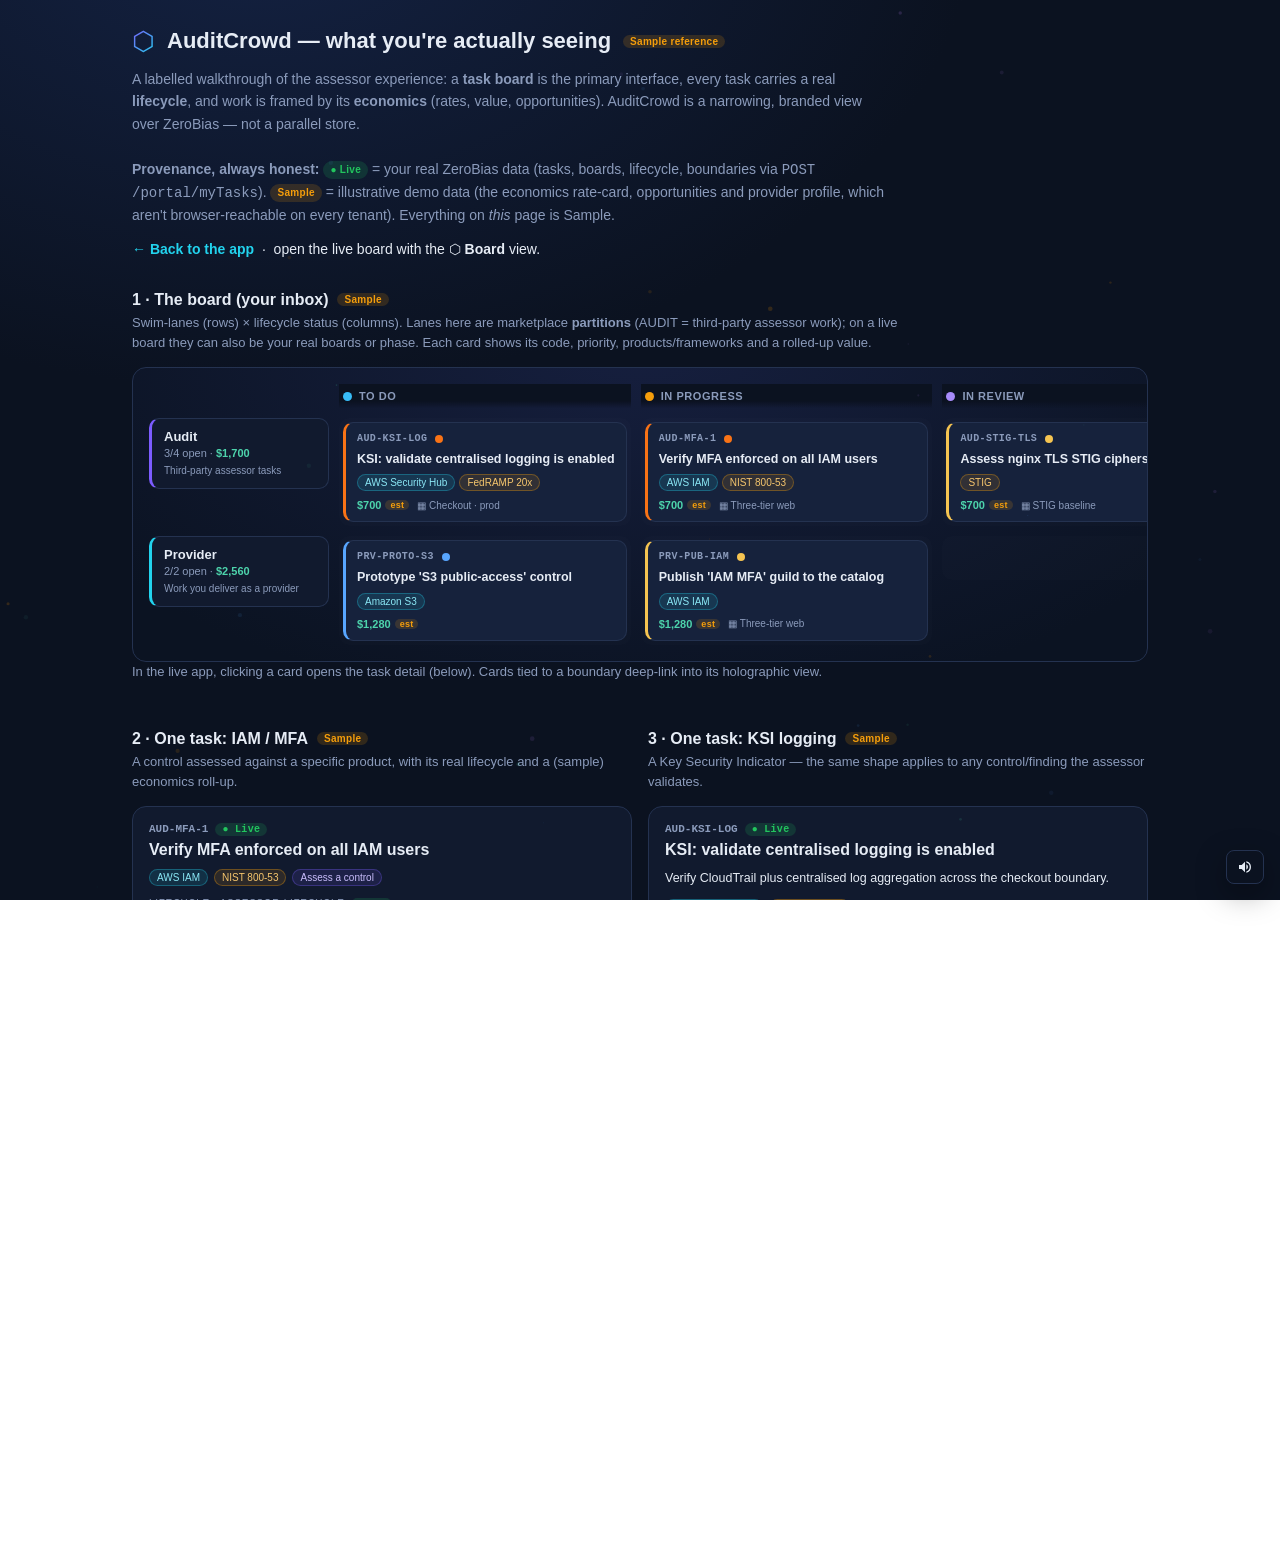
<file: reference.html>
<!DOCTYPE html>
<html lang="en">
<head>
  <meta charset="UTF-8" />
  <meta name="viewport" content="width=device-width, initial-scale=1.0" />
  <title>AuditCrowd — what you're seeing (reference)</title>
  <link rel="stylesheet" href="styles.css" />
  <script src="fx.js" defer></script>
  <style>
    /* Page-only layout on top of the shared app stylesheet. Everything below is a
       STATIC, labelled reference — clearly Sample, never live data. */
    .ref-wrap { max-width: 1060px; margin: 0 auto; padding: 28px 22px 80px; }
    .ref-top { display: flex; align-items: center; gap: 12px; flex-wrap: wrap; margin-bottom: 6px; }
    .ref-top h1 { font-size: 22px; margin: 0; }
    .ref-lead { color: var(--muted); font-size: 14px; line-height: 1.6; max-width: 760px; }
    .ref-sec { margin-top: 34px; }
    .ref-sec > h2 { font-size: 16px; margin: 0 0 4px; display: flex; align-items: center; gap: 9px; }
    .ref-sec > p { color: var(--muted); font-size: 13px; line-height: 1.55; margin: 0 0 14px; max-width: 780px; }
    .ref-frame { border: 1px solid var(--border); border-radius: 14px; background: radial-gradient(900px 500px at 50% -10%, #161f3f 0%, #0b1322 75%); padding: 16px; overflow: auto; }
    .ref-frame .zb-board-grid { display: grid; gap: 10px; align-items: start; min-width: max-content; }
    .ref-note { font-size: 12px; color: var(--muted); margin-top: 10px; line-height: 1.5; }
    .ref-back { color: var(--zb-2); text-decoration: none; font-weight: 600; }
    .ref-back:hover { text-decoration: underline; }
    .ref-legend { display: flex; gap: 16px; flex-wrap: wrap; font-size: 12px; color: var(--muted); margin: 10px 0 0; }
    .ref-legend b { color: var(--text); }
    .ref-cols { display: grid; grid-template-columns: 1fr 1fr; gap: 16px; }
    @media (max-width: 760px) { .ref-cols { grid-template-columns: 1fr; } }
  </style>
</head>
<body class="theme-night">
  <div class="ref-wrap">
    <div class="ref-top">
      <span class="zb-hex" style="font-size:26px">⬡</span>
      <h1>AuditCrowd — what you're actually seeing</h1>
      <span class="zb-badge zb-badge-demo">Sample reference</span>
    </div>
    <p class="ref-lead">
      A labelled walkthrough of the assessor experience: a <b>task board</b> is the primary interface,
      every task carries a real <b>lifecycle</b>, and work is framed by its <b>economics</b> (rates, value,
      opportunities). AuditCrowd is a narrowing, branded view over ZeroBias — not a parallel store.
      <br /><br />
      <b>Provenance, always honest:</b>
      <span class="zb-badge zb-badge-live">● Live</span> = your real ZeroBias data (tasks, boards, lifecycle, boundaries via
      <code>POST /portal/myTasks</code>).
      <span class="zb-badge zb-badge-demo">Sample</span> = illustrative demo data (the economics rate-card, opportunities and
      provider profile, which aren't browser-reachable on every tenant). Everything on <em>this</em> page is Sample.
    </p>
    <p><a class="ref-back" href="index.html">← Back to the app</a> &nbsp;·&nbsp; open the live board with the <b>⬡ Board</b> view.</p>

    <!-- 1 · The board -->
    <section class="ref-sec">
      <h2>1 · The board (your inbox) <span class="zb-badge zb-badge-demo">Sample</span></h2>
      <p>Swim-lanes (rows) × lifecycle status (columns). Lanes here are marketplace <b>partitions</b>
        (AUDIT = third-party assessor work); on a live board they can also be your real boards or phase.
        Each card shows its code, priority, products/frameworks and a rolled-up value.</p>
      <div class="ref-frame">
        <div class="zb-board-grid" style="grid-template-columns: minmax(150px,180px) repeat(4, minmax(190px,1fr));">
          <div class="zb-bg-corner"></div>
          <div class="zb-bg-colhead"><span class="zb-bg-dot" style="background:#38bdf8"></span>To Do</div>
          <div class="zb-bg-colhead"><span class="zb-bg-dot" style="background:#f59e0b"></span>In Progress</div>
          <div class="zb-bg-colhead"><span class="zb-bg-dot" style="background:#a78bfa"></span>In Review</div>
          <div class="zb-bg-colhead"><span class="zb-bg-dot" style="background:#22c55e"></span>Done</div>

          <div class="zb-bg-lanehead" style="--lane:#7c5cff">
            <div class="zb-bg-lane-name">Audit</div>
            <div class="zb-bg-lane-meta">3/4 open · <span class="zb-econ-sm">$1,700</span></div>
            <div class="zb-bg-lane-desc muted">Third-party assessor tasks</div>
          </div>
          <div class="zb-bg-cell">
            <button class="zb-card pri-high">
              <span class="zb-card-top"><span class="zb-card-code">AUD-KSI-LOG</span><span class="zb-card-pri pri-high"></span></span>
              <span class="zb-card-name">KSI: validate centralised logging is enabled</span>
              <span class="zb-card-chips"><span class="zb-chip zb-chip-prod">AWS Security Hub</span><span class="zb-chip zb-chip-fw">FedRAMP 20x</span></span>
              <span class="zb-card-foot"><span class="zb-card-val">$700 <span class="zb-badge zb-badge-demo zb-badge-xs">est</span></span><span class="zb-card-bnd">▦ Checkout · prod</span></span>
            </button>
          </div>
          <div class="zb-bg-cell">
            <button class="zb-card pri-high">
              <span class="zb-card-top"><span class="zb-card-code">AUD-MFA-1</span><span class="zb-card-pri pri-high"></span></span>
              <span class="zb-card-name">Verify MFA enforced on all IAM users</span>
              <span class="zb-card-chips"><span class="zb-chip zb-chip-prod">AWS IAM</span><span class="zb-chip zb-chip-fw">NIST 800-53</span></span>
              <span class="zb-card-foot"><span class="zb-card-val">$700 <span class="zb-badge zb-badge-demo zb-badge-xs">est</span></span><span class="zb-card-bnd">▦ Three-tier web</span></span>
            </button>
          </div>
          <div class="zb-bg-cell">
            <button class="zb-card pri-medium">
              <span class="zb-card-top"><span class="zb-card-code">AUD-STIG-TLS</span><span class="zb-card-pri pri-medium"></span></span>
              <span class="zb-card-name">Assess nginx TLS STIG ciphers</span>
              <span class="zb-card-chips"><span class="zb-chip zb-chip-fw">STIG</span></span>
              <span class="zb-card-foot"><span class="zb-card-val">$700 <span class="zb-badge zb-badge-demo zb-badge-xs">est</span></span><span class="zb-card-bnd">▦ STIG baseline</span></span>
            </button>
          </div>
          <div class="zb-bg-cell">
            <button class="zb-card pri-medium">
              <span class="zb-card-top"><span class="zb-card-code">AUD-Q2-SIGN</span><span class="zb-card-pri pri-medium"></span></span>
              <span class="zb-card-name">Sign off Q2 attestation</span>
              <span class="zb-card-foot"><span class="zb-card-val">$300 <span class="zb-badge zb-badge-demo zb-badge-xs">est</span></span></span>
            </button>
          </div>

          <div class="zb-bg-lanehead" style="--lane:#22d3ee">
            <div class="zb-bg-lane-name">Provider</div>
            <div class="zb-bg-lane-meta">2/2 open · <span class="zb-econ-sm">$2,560</span></div>
            <div class="zb-bg-lane-desc muted">Work you deliver as a provider</div>
          </div>
          <div class="zb-bg-cell">
            <button class="zb-card pri-low">
              <span class="zb-card-top"><span class="zb-card-code">PRV-PROTO-S3</span><span class="zb-card-pri pri-low"></span></span>
              <span class="zb-card-name">Prototype 'S3 public-access' control</span>
              <span class="zb-card-chips"><span class="zb-chip zb-chip-prod">Amazon S3</span></span>
              <span class="zb-card-foot"><span class="zb-card-val">$1,280 <span class="zb-badge zb-badge-demo zb-badge-xs">est</span></span></span>
            </button>
          </div>
          <div class="zb-bg-cell">
            <button class="zb-card pri-medium">
              <span class="zb-card-top"><span class="zb-card-code">PRV-PUB-IAM</span><span class="zb-card-pri pri-medium"></span></span>
              <span class="zb-card-name">Publish 'IAM MFA' guild to the catalog</span>
              <span class="zb-card-chips"><span class="zb-chip zb-chip-prod">AWS IAM</span></span>
              <span class="zb-card-foot"><span class="zb-card-val">$1,280 <span class="zb-badge zb-badge-demo zb-badge-xs">est</span></span><span class="zb-card-bnd">▦ Three-tier web</span></span>
            </button>
          </div>
          <div class="zb-bg-cell"></div>
          <div class="zb-bg-cell"></div>
        </div>
      </div>
      <p class="ref-note">In the live app, clicking a card opens the task detail (below). Cards tied to a boundary deep-link into its holographic view.</p>
    </section>

    <div class="ref-cols">
      <!-- 2 · A single IAM/MFA task -->
      <section class="ref-sec">
        <h2>2 · One task: IAM / MFA <span class="zb-badge zb-badge-demo">Sample</span></h2>
        <p>A control assessed against a specific product, with its real lifecycle and a (sample) economics roll-up.</p>
        <div class="ref-frame" style="background:var(--bg-elev)">
          <div class="zb-drawer-code">AUD-MFA-1 <span class="zb-badge zb-badge-live">● Live</span></div>
          <h3 class="zb-drawer-title" style="margin:4px 0 8px">Verify MFA enforced on all IAM users</h3>
          <div class="zb-drawer-meta" style="margin-bottom:12px">
            <span class="zb-chip zb-chip-prod">AWS IAM</span>
            <span class="zb-chip zb-chip-fw">NIST 800-53</span>
            <span class="zb-chip">Assess a control</span>
          </div>
          <div class="zb-life-eyebrow">Lifecycle · Assessor Lifecycle <span class="zb-badge zb-badge-live zb-badge-xs">● Live</span></div>
          <div class="zb-life-track">
            <div class="zb-life-node is-past" style="--c:#38bdf8"><span class="zb-life-dot"></span><span class="zb-life-label">To Do</span></div>
            <span class="zb-life-edge"></span>
            <div class="zb-life-node is-current" style="--c:#f59e0b"><span class="zb-life-dot"></span><span class="zb-life-label">In Progress</span></div>
            <span class="zb-life-edge"></span>
            <div class="zb-life-node is-future" style="--c:#a78bfa"><span class="zb-life-dot"></span><span class="zb-life-label">In Review</span></div>
            <span class="zb-life-edge"></span>
            <div class="zb-life-node is-future" style="--c:#22c55e"><span class="zb-life-dot"></span><span class="zb-life-label">Done</span></div>
          </div>
          <div class="zb-life-next" style="margin-top:11px">
            <span class="muted small">Valid next moves (from workflow data):</span>
            <span class="zb-life-trans">Submit for review → In Review <span class="zb-life-approval">⚑</span></span>
          </div>
          <div class="zb-drawer-econ" style="margin-top:14px">
            <div class="zb-life-eyebrow">Economics <span class="zb-badge zb-badge-demo zb-badge-xs">Sample estimate</span></div>
            <div class="zb-econ-grid">
              <span>Estimated effort</span><b>4 h</b>
              <span>Rate</span><b>$175/h</b>
              <span>Rolled-up value</span><b>$700</b>
            </div>
          </div>
        </div>
      </section>

      <!-- 3 · KSI logging task -->
      <section class="ref-sec">
        <h2>3 · One task: KSI logging <span class="zb-badge zb-badge-demo">Sample</span></h2>
        <p>A Key Security Indicator — the same shape applies to any control/finding the assessor validates.</p>
        <div class="ref-frame" style="background:var(--bg-elev)">
          <div class="zb-drawer-code">AUD-KSI-LOG <span class="zb-badge zb-badge-live">● Live</span></div>
          <h3 class="zb-drawer-title" style="margin:4px 0 8px">KSI: validate centralised logging is enabled</h3>
          <p class="zb-drawer-desc" style="margin-bottom:12px">Verify CloudTrail plus centralised log aggregation across the checkout boundary.</p>
          <div class="zb-drawer-meta" style="margin-bottom:12px">
            <span class="zb-chip zb-chip-prod">AWS Security Hub</span>
            <span class="zb-chip zb-chip-fw">FedRAMP 20x</span>
          </div>
          <div class="zb-life-eyebrow">Lifecycle · Assessor Lifecycle <span class="zb-badge zb-badge-live zb-badge-xs">● Live</span></div>
          <div class="zb-life-track">
            <div class="zb-life-node is-current" style="--c:#38bdf8"><span class="zb-life-dot"></span><span class="zb-life-label">To Do</span></div>
            <span class="zb-life-edge"></span>
            <div class="zb-life-node is-future" style="--c:#f59e0b"><span class="zb-life-dot"></span><span class="zb-life-label">In Progress</span></div>
            <span class="zb-life-edge"></span>
            <div class="zb-life-node is-future" style="--c:#a78bfa"><span class="zb-life-dot"></span><span class="zb-life-label">In Review</span></div>
            <span class="zb-life-edge"></span>
            <div class="zb-life-node is-future" style="--c:#22c55e"><span class="zb-life-dot"></span><span class="zb-life-label">Done</span></div>
          </div>
          <div class="zb-drawer-bnd" style="margin-top:14px">
            <div class="zb-life-eyebrow">Validates against</div>
            <div class="zb-bnd-name">▦ Acme · Checkout · prod</div>
            <span class="muted small">Deep-links into the boundary's holographic view.</span>
          </div>
        </div>
      </section>
    </div>

    <!-- 4 · The dev lifecycle -->
    <section class="ref-sec">
      <h2>4 · The dev lifecycle (prototype → publish) <span class="zb-badge zb-badge-demo">Sample</span></h2>
      <p>Publishing a guild/integration is itself a workflow, rendered from <code>SmeMartWorkflow</code> data — not hard-coded.
        The live app draws this graph from the task's actual workflow definition and highlights where it sits.</p>
      <div class="ref-frame" style="background:var(--bg-elev)">
        <div class="zb-life-track" style="justify-content:flex-start">
          <div class="zb-life-node is-past" style="--c:#38bdf8"><span class="zb-life-dot"></span><span class="zb-life-label">Prototype</span></div>
          <span class="zb-life-edge"></span>
          <div class="zb-life-node is-past" style="--c:#22d3ee"><span class="zb-life-dot"></span><span class="zb-life-label">Test</span></div>
          <span class="zb-life-edge"></span>
          <div class="zb-life-node is-current" style="--c:#f59e0b"><span class="zb-life-dot"></span><span class="zb-life-label">Validate</span></div>
          <span class="zb-life-edge"></span>
          <div class="zb-life-node is-future" style="--c:#a78bfa"><span class="zb-life-dot"></span><span class="zb-life-label">In Review</span></div>
          <span class="zb-life-edge"></span>
          <div class="zb-life-node is-future" style="--c:#22c55e"><span class="zb-life-dot"></span><span class="zb-life-label">Published</span></div>
        </div>
        <p class="ref-note" style="margin-top:14px"><b>Submit for review</b> is the approval gate (a <code>Review</code> with a rating/status). Transitions, their approvals and escalations all come from the workflow definition.</p>
      </div>
      <p class="ref-legend">
        <span><b>Board scope:</b> ORG · BOUNDARY · PROJECT · USER</span>
        <span><b>Lanes (partition):</b> BUYER · PROVIDER · SHARED · ENGAGEMENT_SETUP · CLOSEOUT · AUDIT</span>
        <span><b>Budget:</b> FIXED · HOURLY · RETAINER · NEGOTIABLE</span>
      </p>
    </section>

    <p class="ref-note" style="margin-top:30px">
      This page is the onboarding scaffold for the day-one → headless transition. It is intentionally static and Sample-labelled.
      If a richer artifact-relations reference lands on this branch, link it here rather than duplicating it.
      <br /><a class="ref-back" href="index.html">← Back to the app</a>
    </p>
  </div>
</body>
</html>
</file>
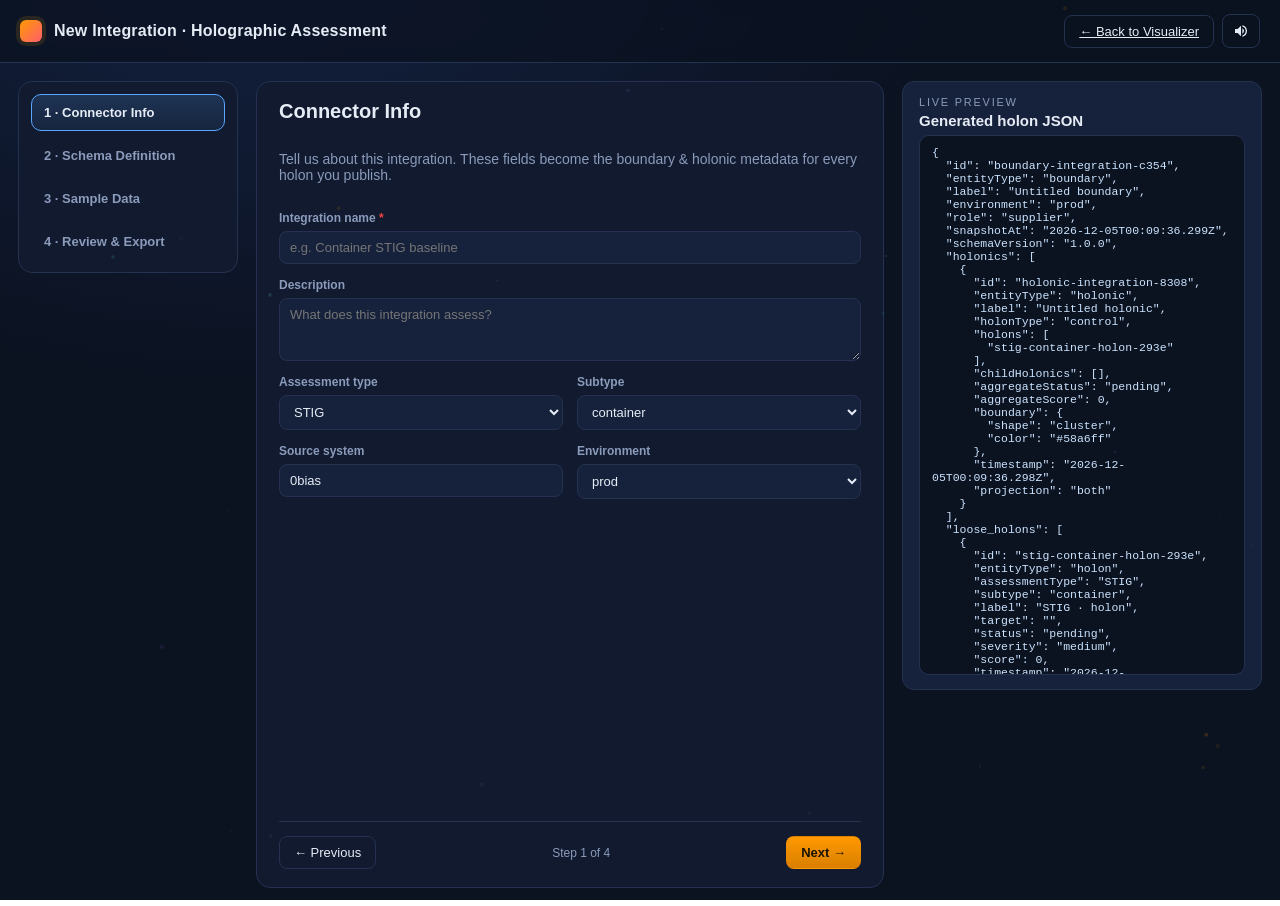
<file: wizard.html>
<!DOCTYPE html>
<html lang="en">
<head>
  <meta charset="UTF-8" />
  <meta name="viewport" content="width=device-width, initial-scale=1.0" />
  <title>New Integration Wizard — Holographic Assessment</title>
  <link rel="stylesheet" href="styles.css" />
  <link rel="stylesheet" href="wizard.css" />
  <script src="fx.js" defer></script>
  <script src="wizard.js" defer></script>
</head>
<body class="wizard-body">
  <header class="topbar">
    <div class="brand">
      <span class="brand-mark"></span>
      <h1>New Integration · Holographic Assessment</h1>
    </div>
    <div class="controls">
      <a class="btn ghost" href="index.html">← Back to Visualizer</a>
    </div>
  </header>

  <main class="wizard-layout">
    <nav class="wizard-steps" id="wizard-steps">
      <button class="wizard-step is-active" data-step="1">1 · Connector Info</button>
      <button class="wizard-step" data-step="2">2 · Schema Definition</button>
      <button class="wizard-step" data-step="3">3 · Sample Data</button>
      <button class="wizard-step" data-step="4">4 · Review &amp; Export</button>
    </nav>

    <section class="wizard-stage">
      <!-- Step 1 -->
      <section class="wizard-pane is-active" id="step-1">
        <h2>Connector Info</h2>
        <p class="muted">Tell us about this integration. These fields become the boundary &amp; holonic metadata for every holon you publish.</p>

        <label class="field">
          <span>Integration name <em>*</em></span>
          <input type="text" id="w-name" required minlength="3" placeholder="e.g. Container STIG baseline" />
          <small class="field-error" id="w-name-error" hidden>Name is required (min 3 chars).</small>
        </label>

        <label class="field">
          <span>Description</span>
          <textarea id="w-description" rows="3" placeholder="What does this integration assess?"></textarea>
        </label>

        <div class="field-row">
          <label class="field">
            <span>Assessment type</span>
            <select id="w-assessment-type">
              <option value="STIG">STIG</option>
              <option value="CVE">CVE</option>
              <option value="CIS">CIS</option>
              <option value="NIST">NIST</option>
              <option value="custom">custom</option>
            </select>
          </label>
          <label class="field">
            <span>Subtype</span>
            <select id="w-subtype">
              <option value="container">container</option>
              <option value="vm">vm</option>
              <option value="service">service</option>
              <option value="repo">repo</option>
              <option value="network">network</option>
              <option value="custom">custom</option>
            </select>
          </label>
        </div>

        <div class="field-row">
          <label class="field">
            <span>Source system</span>
            <input type="text" id="w-source" value="0bias" />
          </label>
          <label class="field">
            <span>Environment</span>
            <select id="w-environment">
              <option value="dev">dev</option>
              <option value="uat">uat</option>
              <option value="staging">staging</option>
              <option value="prod" selected>prod</option>
            </select>
          </label>
        </div>
      </section>

      <!-- Step 2 -->
      <section class="wizard-pane" id="step-2">
        <h2>Schema Definition</h2>
        <p class="muted">Add custom fields beyond the standard holon shape. They appear in Step 3 and become part of the exported JSON.</p>

        <div class="schema-builder">
          <div class="schema-fields" id="schema-fields"></div>
          <button class="btn ghost" type="button" id="add-field-btn">+ Add Field</button>
        </div>

        <div class="schema-preview">
          <h3>Holon JSON preview</h3>
          <pre id="schema-preview"></pre>
        </div>
      </section>

      <!-- Step 3 -->
      <section class="wizard-pane" id="step-3">
        <h2>Sample Data</h2>
        <p class="muted">Define at least one sample holon. Required fields are starred. Custom fields from Step 2 appear under each holon.</p>

        <div id="holons-editor"></div>
        <button class="btn ghost" type="button" id="add-holon-btn">+ Add another holon</button>
        <small class="field-error" id="step-3-error" hidden>Add at least one holon before continuing.</small>
      </section>

      <!-- Step 4 -->
      <section class="wizard-pane" id="step-4">
        <h2>Review &amp; Export</h2>
        <p class="muted">Final JSON — copy, download, load into the visualizer, or save as a draft.</p>
        <pre id="final-json" class="wizard-final-json"></pre>
        <div class="wizard-actions">
          <button class="btn ghost" id="copy-json-btn" type="button">Copy JSON</button>
          <button class="btn ghost" id="download-json-btn" type="button">Download JSON</button>
          <button class="btn primary" id="load-into-viz-btn" type="button">Load into Visualizer</button>
          <button class="btn ghost" id="publish-draft-btn" type="button">Publish to Guild Catalog</button>
        </div>
      </section>

      <div class="wizard-footer">
        <button class="btn ghost" id="prev-step" type="button" disabled>← Previous</button>
        <span class="wizard-progress" id="wizard-progress">Step 1 of 4</span>
        <button class="btn primary" id="next-step" type="button">Next →</button>
      </div>
    </section>

    <aside class="wizard-side">
      <div class="panel">
        <div class="panel-eyebrow">Live Preview</div>
        <h3>Generated holon JSON</h3>
        <pre id="live-preview" class="wizard-live-preview"></pre>
      </div>
    </aside>
  </main>

  <div id="wizard-modal" class="wizard-modal" hidden>
    <div class="wizard-modal-card">
      <h3 id="wizard-modal-title">Saved as draft</h3>
      <p id="wizard-modal-body">Guild catalog integration coming soon. Your JSON has been saved locally.</p>
      <div class="wizard-modal-actions">
        <button class="btn primary" id="wizard-modal-ok" type="button">OK</button>
      </div>
    </div>
  </div>

  <div id="wizard-toast" class="holo-toast" hidden></div>
</body>
</html>
</file>
<file: styles.css>
:root {
  --bg: #0b1220;
  --bg-elev: #111a2e;
  --bg-elev-2: #16223c;
  --border: #243250;
  --text: #e6ecf5;
  --muted: #8b9bbb;
  --accent: #ff9900;
  --accent-2: #58a6ff;
  --internet: #ff6f91;
  --public: #4dd4ac;
  --private: #58a6ff;
  --data: #c084fc;
  --warn: #f5c451;
  --danger: #ef4444;
  --shadow: 0 10px 30px rgba(0, 0, 0, 0.35);
  /* Holographic Assessment Principle palette */
  --status-pass:         #22c55e;
  --status-fail:         #ef4444;
  --status-partial-fail: #f97316;
  --status-pending:      #a3a3a3;
  --status-unknown:      #6b7280;
  --severity-critical:   #dc2626;
  --severity-high:       #ea580c;
  --severity-medium:     #ca8a04;
  --severity-low:        #2563eb;
  --severity-info:       #7c3aed;
  font-synthesis: none;
}

* { box-sizing: border-box; }

html, body {
  margin: 0;
  height: 100%;
  background: radial-gradient(1200px 800px at 20% -10%, #142243 0%, var(--bg) 60%);
  color: var(--text);
  font-family: -apple-system, BlinkMacSystemFont, "Segoe UI", Roboto, Inter, "Helvetica Neue", sans-serif;
  font-size: 14px;
  overflow: hidden;
}

.topbar {
  display: flex;
  align-items: center;
  justify-content: space-between;
  padding: 14px 20px;
  border-bottom: 1px solid var(--border);
  background: rgba(11, 18, 32, 0.7);
  backdrop-filter: blur(8px);
  position: sticky;
  top: 0;
  z-index: 10;
}

.brand {
  display: flex;
  align-items: center;
  gap: 12px;
}

.brand h1 {
  font-size: 16px;
  margin: 0;
  letter-spacing: 0.2px;
  font-weight: 600;
}

.brand-mark {
  width: 22px; height: 22px;
  border-radius: 6px;
  background: linear-gradient(135deg, var(--accent), #ff5f6d);
  box-shadow: 0 0 0 4px rgba(255, 153, 0, 0.12);
}

.controls {
  display: flex;
  gap: 8px;
  align-items: center;
  flex-wrap: wrap;
  row-gap: 8px;
  justify-content: flex-end;
}

.seg {
  display: inline-flex;
  border: 1px solid var(--border);
  border-radius: 8px;
  overflow: hidden;
  background: linear-gradient(180deg, #1a2848, #131e38);
}
.seg-btn {
  padding: 7px 14px;
  background: transparent;
  border: 0;
  color: var(--muted);
  cursor: pointer;
  font-size: 12px;
  font-weight: 700;
  letter-spacing: 0.05em;
  transition: background 0.15s ease, color 0.15s ease;
}
.seg-btn + .seg-btn { border-left: 1px solid var(--border); }
.seg-btn:hover { color: var(--text); }
.seg-btn.is-active {
  background: linear-gradient(180deg, var(--accent), #d97f00);
  color: #1a1300;
}

.btn {
  display: inline-flex;
  align-items: center;
  gap: 8px;
  padding: 8px 14px;
  border-radius: 8px;
  border: 1px solid var(--border);
  background: linear-gradient(180deg, #1a2848, #131e38);
  color: var(--text);
  cursor: pointer;
  font-size: 13px;
  user-select: none;
  transition: transform 0.05s ease, border-color 0.15s ease, background 0.15s ease;
}
.btn:hover { border-color: #3a4d7a; }
.btn:active { transform: translateY(1px); }
.btn.ghost { background: transparent; }
.btn.primary { background: linear-gradient(180deg, var(--accent), #d97f00); border-color: transparent; color: #1a1300; font-weight: 600; }
.btn.icon-only { padding: 8px 10px; }
.btn.icon-only svg { display: block; }

/* ============ Day theme override ============
   The default :root values above are the night theme. When body has
   .theme-day we override the same custom properties so every element
   styled against them flips to a light palette automatically.            */

body.theme-day {
  --bg: #9bcaee;
  --bg-elev: #c5dbf0;
  --bg-elev-2: #b1d2ec;
  --border: #6ea0cc;
  --text: #0d2540;
  --muted: #3e5d83;
  --accent: #ed7100;
  --accent-2: #1b6ad6;
  --shadow: 0 10px 30px rgba(20, 50, 100, 0.18);
}

body.theme-day {
  background: radial-gradient(1200px 800px at 20% -10%, #82bce0 0%, var(--bg) 60%);
}
body.theme-day .topbar {
  background: rgba(155, 202, 238, 0.85);
}
body.theme-day .stage {
  background:
    radial-gradient(800px 500px at 80% 100%, rgba(27, 106, 214, 0.12), transparent 60%),
    radial-gradient(900px 600px at 0% 0%, rgba(237, 113, 0, 0.08), transparent 60%);
}
body.theme-day .btn {
  background: linear-gradient(180deg, #d0e4f5, #a7cbeb);
  color: var(--text);
}
body.theme-day .btn.ghost { background: transparent; }
body.theme-day .seg {
  background: linear-gradient(180deg, #d0e4f5, #a7cbeb);
}
body.theme-day .seg-btn { color: var(--muted); }
body.theme-day .seg-btn.is-active { color: #1a1300; }
body.theme-day .panel {
  background: var(--bg-elev);
  box-shadow: 0 1px 0 rgba(0,0,0,0.04);
}
body.theme-day pre {
  background: #b3d2ec;
  color: #0d2540;
}
body.theme-day .legend,
body.theme-day .hint,
body.theme-day .hint-3d {
  background: rgba(197, 219, 240, 0.92);
  color: #0d2540;
}
body.theme-day .explainer {
  background: rgba(27, 106, 214, 0.12);
  border-color: rgba(27, 106, 214, 0.28);
  color: #0d2540;
}
body.theme-day .tooltip {
  background: rgba(197, 219, 240, 0.96);
  color: #0d2540;
  border-color: var(--border);
}

body.theme-day .vpc-bg { fill: rgba(237, 113, 0, 0.10); stroke: rgba(237, 113, 0, 0.7); }
body.theme-day .subnet.public  { fill: rgba(34, 197, 94, 0.12); }
body.theme-day .subnet.private { fill: rgba(27, 106, 214, 0.14); }
body.theme-day .subnet.data    { fill: rgba(168, 85, 247, 0.14); }
body.theme-day .node-bg { fill: #d6e7f6; stroke: var(--border); }
body.theme-day .node-label { fill: #0d2540; }
body.theme-day .node-sub { fill: var(--muted); }
body.theme-day .flow-label { fill: #3e5d83; stroke: var(--bg); }
body.theme-day .flow-path { stroke: rgba(20, 60, 120, 0.32); }

body.theme-day .tour-bar,
body.theme-day .prox-panel,
body.theme-day .explore-help {
  background: rgba(197, 219, 240, 0.94);
  color: #0d2540;
}
body.theme-day .tour-narration { color: #1c3656; }
body.theme-day .explore-help kbd {
  background: #c5dbf0;
  color: #0d2540;
  border-color: #6ea0cc;
}
body.theme-day .tour-btn {
  background: rgba(13, 37, 64, 0.05);
  color: #0d2540;
}
body.theme-day .tour-btn:hover {
  background: rgba(27, 106, 214, 0.18);
}
body.theme-day .voice-popover {
  background: rgba(13, 37, 64, 0.05);
}
body.theme-day .voice-popover-row select,
body.theme-day .voice-popover-row input[type="range"] {
  background: #d6e7f6;
  color: #0d2540;
}

.layout {
  display: grid;
  grid-template-columns: 1fr 380px;
  height: calc(100vh - 57px);
}

.stage {
  position: relative;
  overflow: hidden;
  background:
    radial-gradient(800px 500px at 80% 100%, rgba(88, 166, 255, 0.07), transparent 60%),
    radial-gradient(900px 600px at 0% 0%, rgba(255, 153, 0, 0.06), transparent 60%);
}

#diagram { width: 100%; height: 100%; display: block; cursor: grab; }
#diagram:active { cursor: grabbing; }

.stage-3d {
  position: absolute;
  inset: 0;
  width: 100%;
  height: 100%;
  display: block;
  background: radial-gradient(1200px 700px at 50% 0%, #16224a 0%, #07101f 70%);
}
.stage-3d canvas { display: block; width: 100%; height: 100%; }
.stage-3d[hidden] { display: none; }

/* ---- Geographic map view (MapLibre GL globe) ---- */
.stage-map {
  position: absolute;
  inset: 0;
  width: 100%;
  height: 100%;
}
.stage-map[hidden] { display: none; }
.map-canvas { position: absolute; inset: 0; width: 100%; height: 100%; }
.map-canvas .maplibregl-canvas { outline: none; }

.map-controls {
  position: absolute;
  top: 14px;
  left: 14px;
  z-index: 5;
  display: flex;
  gap: 8px;
  flex-wrap: wrap;
}
.map-controls .btn.is-active {
  border-color: var(--accent, #58a6ff);
  color: var(--accent, #58a6ff);
}

.map-legend {
  position: absolute;
  bottom: 16px;
  left: 14px;
  z-index: 5;
  display: flex;
  flex-direction: column;
  gap: 5px;
  padding: 10px 12px;
  font-size: 12px;
  color: #e8eef7;
  background: rgba(8, 12, 22, 0.72);
  border: 1px solid rgba(255, 255, 255, 0.12);
  border-radius: 10px;
  backdrop-filter: blur(6px);
}
.map-legend > div { display: flex; align-items: center; gap: 8px; }
.map-dot { width: 11px; height: 11px; border-radius: 50%; display: inline-block; }
.map-dot.map-aws { background: #ff9900; }
.map-dot.map-azure { background: #2f9bff; }
.map-line {
  width: 16px;
  height: 0;
  border-top: 2px dashed #5ad0ff;
  display: inline-block;
}
.map-glyph { display: inline-block; width: 12px; text-align: center; color: #9b8cff; }

.map-empty {
  position: absolute;
  top: 50%;
  left: 50%;
  transform: translate(-50%, -50%);
  z-index: 5;
  padding: 14px 18px;
  font-size: 14px;
  color: #cbd5e6;
  background: rgba(8, 12, 22, 0.82);
  border: 1px solid rgba(255, 255, 255, 0.12);
  border-radius: 10px;
  text-align: center;
}
.map-empty code {
  color: #ffb74d;
  background: rgba(255, 153, 0, 0.12);
  padding: 1px 5px;
  border-radius: 4px;
}

/* Zoom-to-drill hint */
.map-drill-hint {
  position: absolute;
  top: 14px;
  left: 50%;
  transform: translateX(-50%);
  z-index: 5;
  padding: 7px 14px;
  font-size: 12.5px;
  color: #cfe0f5;
  background: rgba(8, 12, 22, 0.7);
  border: 1px solid rgba(90, 208, 255, 0.3);
  border-radius: 999px;
  backdrop-filter: blur(6px);
  pointer-events: none;
  white-space: nowrap;
}

/* Warp overlay shown while falling into the holographic view */
.map-warp {
  position: absolute;
  inset: 0;
  z-index: 8;
  display: flex;
  align-items: center;
  justify-content: center;
  opacity: 0;
  pointer-events: none;
  background: radial-gradient(circle at 50% 50%, rgba(90, 208, 255, 0.22), rgba(7, 16, 31, 0.96) 70%);
  transition: opacity 0.85s ease;
}
.map-warp.is-on { opacity: 1; }
.map-warp-label {
  font-size: 15px;
  letter-spacing: 0.06em;
  text-transform: uppercase;
  color: #d8ecff;
  text-shadow: 0 0 14px rgba(90, 208, 255, 0.7);
  transform: scale(0.92);
  transition: transform 0.85s ease;
}
.map-warp.is-on .map-warp-label { transform: scale(1.06); }

/* MapLibre popup themed to match the app */
.maplibregl-popup.map-pop .maplibregl-popup-content {
  background: #0c1220;
  color: #e8eef7;
  border: 1px solid rgba(255, 255, 255, 0.14);
  border-radius: 10px;
  padding: 12px 14px;
  font-size: 13px;
  box-shadow: 0 12px 30px rgba(0, 0, 0, 0.5);
}
.maplibregl-popup.map-pop .maplibregl-popup-tip { border-top-color: #0c1220; border-bottom-color: #0c1220; }
.maplibregl-popup.map-pop .maplibregl-popup-close-button { color: #9aa4b2; font-size: 16px; }
.map-pop-head {
  display: flex;
  align-items: center;
  gap: 8px;
  font-weight: 700;
  font-size: 14px;
  padding-bottom: 8px;
  margin-bottom: 8px;
  border-bottom: 2px solid #ff9900;
}
.map-pop-dot { width: 10px; height: 10px; border-radius: 50%; }
.map-pop-row { display: flex; justify-content: space-between; gap: 16px; padding: 2px 0; }
.map-pop-row span { color: #9aa4b2; }

/* ---- 3D marker labels (shared by cubes + atoms) ---- */
.map-marker { display: flex; flex-direction: column; align-items: center; cursor: pointer; will-change: transform; }
.map-marker-label {
  margin-top: 7px;
  font-size: 11px;
  font-weight: 600;
  color: #eef4ff;
  text-shadow: 0 1px 4px #000, 0 0 2px #000;
  white-space: nowrap;
  display: flex;
  flex-direction: column;
  align-items: center;
  line-height: 1.25;
}
.map-marker-sub { font-size: 9px; font-weight: 500; color: #aeb9c9; letter-spacing: 0.02em; }
.map-marker:hover .map-marker-label { color: #fff; }
/* NB: don't put `filter` on the cube/atom — it flattens their 3D transforms. */

/* ---- Network cube (rotating, provider icon on each face) ---- */
.map-cube-wrap { perspective: 260px; }
.map-cube {
  position: relative;
  width: 38px;
  height: 38px;
  transform-style: preserve-3d;
  animation: cube-spin 7s linear infinite;
}
.map-cube .cf {
  position: absolute;
  width: 38px;
  height: 38px;
  display: flex;
  align-items: center;
  justify-content: center;
  background: color-mix(in srgb, var(--cube) 72%, transparent);
  border: 1px solid color-mix(in srgb, var(--cube) 90%, white 10%);
  box-shadow: inset 0 0 14px rgba(255, 255, 255, 0.28);
  backface-visibility: visible;
}
.map-cube .cf svg { width: 74%; height: 74%; opacity: 0.95; }
.map-cube .cf-front  { transform: translateZ(19px); }
.map-cube .cf-back   { transform: rotateY(180deg) translateZ(19px); }
.map-cube .cf-right  { transform: rotateY(90deg) translateZ(19px); }
.map-cube .cf-left   { transform: rotateY(-90deg) translateZ(19px); }
.map-cube .cf-top    { transform: rotateX(90deg) translateZ(19px); background: color-mix(in srgb, var(--cube) 88%, white 12%); }
.map-cube .cf-bottom { transform: rotateX(-90deg) translateZ(19px); }
@keyframes cube-spin {
  from { transform: rotateX(-24deg) rotateY(0deg); }
  to   { transform: rotateX(-24deg) rotateY(360deg); }
}

/* ---- Boundary atom: real 3D ball nucleus + tumbling orbit cage ---- */
.map-atom-wrap { perspective: 240px; }
.map-atom { position: relative; width: 60px; height: 60px; transform-style: preserve-3d; }

/* Nucleus = a genuine 3D ball, built exactly like the network cubes: six
   faces pushed out in Z and spun. Round faces (border-radius:50%) make the
   solid read as a glowing sphere rather than a box. */
.map-atom .nucleus {
  position: absolute;
  left: 50%;
  top: 50%;
  width: 24px;
  height: 24px;
  margin: -12px 0 0 -12px;
  transform-style: preserve-3d;
  animation: nuc-spin 7s linear infinite;
}
.map-atom .nf {
  position: absolute;
  inset: 0;
  border-radius: 50%;
  background: radial-gradient(circle at 34% 30%, #ffffff 0%, var(--atom) 52%, color-mix(in srgb, var(--atom) 30%, #000) 100%);
  box-shadow: 0 0 13px var(--atom);
}
.map-atom .nf:nth-child(1) { transform: translateZ(8px); }
.map-atom .nf:nth-child(2) { transform: rotateY(180deg) translateZ(8px); }
.map-atom .nf:nth-child(3) { transform: rotateY(90deg) translateZ(8px); }
.map-atom .nf:nth-child(4) { transform: rotateY(-90deg) translateZ(8px); }
.map-atom .nf:nth-child(5) { transform: rotateX(90deg) translateZ(8px); }
.map-atom .nf:nth-child(6) { transform: rotateX(-90deg) translateZ(8px); }
@keyframes nuc-spin {
  from { transform: rotateX(-20deg) rotateY(0deg); }
  to   { transform: rotateX(-20deg) rotateY(360deg); }
}

/* Orbit cage: three mutually-perpendicular great circles (a sphere cage) that
   tumble about a tilted axis, so it never collapses to a flat sprite. */
.map-atom .atom-cage { position: absolute; inset: 0; transform-style: preserve-3d; animation: atom-tumble 16s linear infinite; }
.map-atom .orbit { position: absolute; inset: 0; transform-style: preserve-3d; }
.map-atom .orbit.o1 { transform: rotateX(0deg); }
.map-atom .orbit.o2 { transform: rotateX(90deg); }
.map-atom .orbit.o3 { transform: rotateY(90deg); }
.map-atom .ring {
  position: absolute;
  inset: 0;
  border: 2px solid color-mix(in srgb, var(--atom) 62%, transparent);
  border-radius: 50%;
  box-shadow: 0 0 7px color-mix(in srgb, var(--atom) 38%, transparent);
}
.map-atom .orb-spin { position: absolute; inset: 0; transform-style: preserve-3d; }
.map-atom .orb-spin.s1 { animation: orb-spin 2.0s linear infinite; }
.map-atom .orb-spin.s2 { animation: orb-spin 2.7s linear infinite reverse; }
.map-atom .orb-spin.s3 { animation: orb-spin 3.3s linear infinite; }
.map-atom .electron {
  position: absolute;
  top: -4px;
  left: calc(50% - 4px);
  width: 8px;
  height: 8px;
  border-radius: 50%;
  background: radial-gradient(circle at 35% 30%, #fff, #d6e6ff 72%);
  box-shadow: 0 0 8px #fff, 0 0 14px var(--atom);
}
@keyframes atom-tumble {
  from { transform: rotate3d(1, 1.6, 0.2, 0deg); }
  to   { transform: rotate3d(1, 1.6, 0.2, 360deg); }
}
@keyframes orb-spin { from { transform: rotateZ(0deg); } to { transform: rotateZ(360deg); } }
@media (prefers-reduced-motion: reduce) {
  .map-cube, .nucleus, .atom-cage, .orb-spin { animation: none !important; }
}

.hint-3d {
  background: rgba(7, 16, 31, 0.78);
  color: #b9c8e2;
}
.hint-3d strong { color: #fff; }
body.mode-3d .legend { display: none; }
body.mode-3d .hint { display: none; }

/* Explore mode (first-person walk) */
body:not(.mode-3d) .mode-3d-only { display: none; }

.explore-hud {
  position: absolute;
  inset: 0;
  pointer-events: none;
}
.explore-hud[hidden] { display: none; }

.explore-help {
  position: absolute;
  top: 16px;
  left: 50%;
  transform: translateX(-50%);
  padding: 8px 14px;
  border-radius: 999px;
  background: rgba(7, 16, 31, 0.78);
  border: 1px solid var(--border);
  color: #cbd6e8;
  font-size: 12px;
  letter-spacing: 0.02em;
  display: flex;
  align-items: center;
  gap: 6px;
  white-space: nowrap;
}
.explore-help kbd {
  display: inline-block;
  padding: 1px 6px;
  border: 1px solid #3b4d75;
  border-bottom-width: 2px;
  border-radius: 4px;
  background: #19243f;
  color: #fff;
  font-family: ui-monospace, monospace;
  font-size: 11px;
  line-height: 1.4;
  margin-right: 1px;
}

.explore-crosshair {
  position: absolute;
  left: 50%;
  top: 50%;
  transform: translate(-50%, -54%);
  width: 18px;
  height: 18px;
  color: rgba(255, 255, 255, 0.6);
  font-family: ui-monospace, monospace;
  font-size: 22px;
  font-weight: 300;
  text-align: center;
  line-height: 18px;
  pointer-events: none;
  text-shadow: 0 0 6px rgba(0, 0, 0, 0.7);
}

.prox-panel {
  position: absolute;
  left: 50%;
  bottom: 32px;
  transform: translate(-50%, 30px);
  min-width: 320px;
  max-width: min(560px, calc(100vw - 80px));
  padding: 14px 18px 16px;
  background: rgba(7, 16, 31, 0.92);
  border: 1px solid var(--border);
  border-radius: 14px;
  box-shadow: var(--shadow);
  backdrop-filter: blur(10px);
  opacity: 0;
  transition: opacity 0.25s ease, transform 0.25s ease;
  pointer-events: none;
}
.prox-panel.show {
  opacity: 1;
  transform: translate(-50%, 0);
}
.prox-eyebrow {
  font-size: 10.5px;
  letter-spacing: 0.18em;
  text-transform: uppercase;
  color: var(--accent);
  margin-bottom: 6px;
  font-weight: 700;
}
.prox-title {
  margin: 0 0 6px;
  font-size: 17px;
  font-weight: 700;
  color: #fff;
}
.prox-summary {
  margin: 0;
  font-size: 13px;
  color: #d6e1f3;
  line-height: 1.5;
}

body.exploring .topbar { opacity: 0.4; transition: opacity 0.2s ease; }
body.exploring .topbar:hover { opacity: 1; }
body.exploring .sidebar { opacity: 0.55; transition: opacity 0.2s ease; }
body.exploring .sidebar:hover { opacity: 1; }

/* ============ Attack simulation ============ */

.attack-modal {
  position: fixed;
  inset: 0;
  background: rgba(7, 12, 24, 0.78);
  display: flex;
  align-items: center;
  justify-content: center;
  z-index: 50;
  padding: 24px;
  backdrop-filter: blur(6px);
}
.attack-modal[hidden] { display: none; }

.attack-modal-card {
  width: min(680px, 100%);
  max-height: 92vh;
  overflow: auto;
  background: var(--bg-elev);
  border: 1px solid var(--border);
  border-radius: 16px;
  box-shadow: 0 24px 60px rgba(0, 0, 0, 0.45);
  padding: 18px 20px 20px;
}

.attack-modal-head {
  display: flex;
  align-items: center;
  justify-content: space-between;
  gap: 12px;
  margin-bottom: 4px;
}
.attack-modal-head h2 { margin: 0; font-size: 18px; font-weight: 700; }
.attack-modal-sub { margin: 4px 0 14px; font-size: 13px; line-height: 1.5; }

.attack-grid {
  display: grid;
  grid-template-columns: 1fr;
  gap: 10px;
}
@media (min-width: 700px) {
  .attack-grid { grid-template-columns: 1fr 1fr; }
}

.attack-card {
  text-align: left;
  display: grid;
  grid-template-columns: 36px 1fr;
  gap: 12px;
  align-items: start;
  padding: 14px 16px;
  background: var(--bg-elev-2);
  border: 1px solid var(--border);
  border-radius: 12px;
  cursor: pointer;
  font: inherit;
  color: inherit;
  transition: border-color 0.15s ease, transform 0.05s ease, background 0.15s ease;
}
.attack-card:hover { border-color: #ef4444; background: rgba(239, 68, 68, 0.08); }
.attack-card:active { transform: translateY(1px); }
.attack-card-icon {
  font-size: 22px;
  line-height: 1;
  width: 36px; height: 36px;
  display: flex; align-items: center; justify-content: center;
  background: rgba(239, 68, 68, 0.15);
  border: 1px solid rgba(239, 68, 68, 0.4);
  border-radius: 10px;
  color: #ef4444;
}
.attack-card h3 { margin: 0 0 4px; font-size: 14px; font-weight: 700; }
.attack-card p  { margin: 0; font-size: 12px; line-height: 1.5; color: var(--muted); }

/* Live HUD */
.attack-hud {
  position: fixed;
  left: 18px;
  bottom: 18px;
  width: min(380px, calc(100vw - 32px));
  background: rgba(13, 22, 40, 0.94);
  border: 1px solid rgba(239, 68, 68, 0.55);
  border-radius: 14px;
  box-shadow: var(--shadow);
  backdrop-filter: blur(10px);
  z-index: 25;
  overflow: hidden;
  font-size: 12px;
}
.attack-hud[hidden] { display: none; }
.attack-hud-head {
  display: grid;
  grid-template-columns: 36px 1fr auto;
  gap: 10px;
  align-items: center;
  padding: 10px 12px 8px;
  background: linear-gradient(180deg, rgba(239, 68, 68, 0.18), rgba(239, 68, 68, 0.05));
  border-bottom: 1px solid rgba(239, 68, 68, 0.35);
}
.attack-hud-icon {
  width: 30px; height: 30px;
  border-radius: 8px;
  background: rgba(239, 68, 68, 0.25);
  display: flex; align-items: center; justify-content: center;
  font-size: 16px;
}
.attack-hud-name { font-weight: 700; font-size: 13px; color: #fff; }
.attack-hud-phase {
  font-size: 10.5px;
  letter-spacing: 0.16em;
  text-transform: uppercase;
  color: #ffb1be;
  margin-top: 2px;
}
.attack-progress {
  height: 3px;
  background: rgba(239, 68, 68, 0.18);
  position: relative;
}
.attack-progress > span {
  position: absolute;
  inset: 0 100% 0 0;
  background: linear-gradient(90deg, #ef4444, #ffd966);
  transition: right 0.2s linear;
}
.attack-stats {
  display: grid;
  grid-template-columns: 1fr 1fr 1fr;
  gap: 0;
  border-bottom: 1px solid var(--border);
}
.attack-stats > span {
  padding: 8px 10px;
  display: flex;
  flex-direction: column;
  gap: 2px;
  border-right: 1px solid var(--border);
  align-items: center;
}
.attack-stats > span:last-child { border-right: 0; }
.attack-stats b { font-size: 16px; font-weight: 700; color: #fff; font-variant-numeric: tabular-nums; }
.attack-stats i { font-style: normal; color: var(--muted); font-size: 10.5px; letter-spacing: 0.08em; text-transform: uppercase; }

.attack-log {
  list-style: none;
  margin: 0;
  padding: 8px 12px 10px;
  max-height: 160px;
  overflow: auto;
}
.attack-log li {
  display: grid;
  grid-template-columns: 6px 1fr;
  gap: 8px;
  align-items: baseline;
  padding: 3px 0;
  font-size: 11.5px;
  color: var(--muted);
  line-height: 1.45;
  border-left: 3px solid transparent;
  padding-left: 8px;
}
.attack-log li::before {
  content: "";
  width: 6px; height: 6px;
  border-radius: 999px;
  background: var(--muted);
  align-self: center;
}
.attack-log li.sev-info    { color: #cdd9f0; }
.attack-log li.sev-info::before    { background: #93c5fd; }
.attack-log li.sev-ok      { color: #b6f0c5; }
.attack-log li.sev-ok::before      { background: #4ade80; }
.attack-log li.sev-warn    { color: #ffe1a8; }
.attack-log li.sev-warn::before    { background: #facc15; }
.attack-log li.sev-danger  { color: #ffc1c9; }
.attack-log li.sev-danger::before  { background: #ef4444; }

/* Summary panel */
.attack-summary-outcome {
  padding: 14px 16px;
  border-radius: 12px;
  margin-bottom: 12px;
  font-size: 14px;
  line-height: 1.5;
  border: 1px solid;
}
.attack-summary-outcome.status-ok     { background: rgba(34, 197, 94, 0.12); border-color: rgba(34, 197, 94, 0.5); color: #86efac; }
.attack-summary-outcome.status-warn   { background: rgba(250, 204, 21, 0.12); border-color: rgba(250, 204, 21, 0.5); color: #fde68a; }
.attack-summary-outcome.status-danger { background: rgba(239, 68, 68, 0.12); border-color: rgba(239, 68, 68, 0.5); color: #fda4af; }
body.theme-day .attack-summary-outcome.status-ok     { color: #14532d; }
body.theme-day .attack-summary-outcome.status-warn   { color: #713f12; }
body.theme-day .attack-summary-outcome.status-danger { color: #7f1d1d; }

.attack-summary-stats {
  display: grid;
  grid-template-columns: repeat(auto-fit, minmax(140px, 1fr));
  gap: 8px;
  margin-bottom: 14px;
}
.attack-summary-stats > div {
  background: var(--bg-elev-2);
  border: 1px solid var(--border);
  border-radius: 10px;
  padding: 10px 12px;
}
.attack-summary-stats .label {
  font-size: 10.5px;
  letter-spacing: 0.12em;
  text-transform: uppercase;
  color: var(--muted);
  margin-bottom: 4px;
}
.attack-summary-stats .value { font-size: 18px; font-weight: 700; }

.attack-summary-eyebrow { font-size: 11px; letter-spacing: 0.18em; text-transform: uppercase; margin: 8px 0; }

.attack-summary-log {
  list-style: none;
  margin: 0 0 14px;
  padding: 0;
  max-height: 240px;
  overflow: auto;
  border: 1px solid var(--border);
  border-radius: 10px;
}
.attack-summary-log li {
  display: grid;
  grid-template-columns: 60px 6px 1fr;
  gap: 10px;
  align-items: baseline;
  padding: 6px 12px;
  font-size: 12px;
  border-bottom: 1px solid var(--border);
  line-height: 1.5;
}
.attack-summary-log li:last-child { border-bottom: 0; }
.attack-summary-log li::before {
  content: "";
  width: 6px; height: 6px;
  border-radius: 999px;
  background: var(--muted);
  align-self: center;
}
.attack-summary-log li.sev-info::before    { background: #93c5fd; }
.attack-summary-log li.sev-ok::before      { background: #4ade80; }
.attack-summary-log li.sev-warn::before    { background: #facc15; }
.attack-summary-log li.sev-danger::before  { background: #ef4444; }
.attack-summary-log .t {
  color: var(--muted);
  font-variant-numeric: tabular-nums;
}

.attack-summary-actions {
  display: flex;
  gap: 8px;
  justify-content: flex-end;
}

.legend {
  position: absolute;
  bottom: 14px;
  left: 14px;
  display: flex;
  gap: 14px;
  align-items: center;
  padding: 10px 14px;
  background: rgba(17, 26, 46, 0.78);
  border: 1px solid var(--border);
  border-radius: 10px;
  font-size: 12px;
  color: var(--muted);
  backdrop-filter: blur(6px);
}
.legend .dot {
  display: inline-block;
  width: 10px; height: 10px;
  border-radius: 999px;
  margin-right: 6px;
  vertical-align: middle;
}
.legend .dot.internet { background: var(--internet); }
.legend .dot.public   { background: var(--public); }
.legend .dot.private  { background: var(--private); }
.legend .dot.db       { background: var(--data); }
.legend .line {
  display: inline-block;
  width: 30px; height: 2px;
  margin-right: 6px;
  vertical-align: middle;
  background: linear-gradient(90deg, transparent, var(--accent-2), transparent);
  background-size: 200% 100%;
  animation: legend-flow 1.6s linear infinite;
}
@keyframes legend-flow {
  from { background-position: 200% 0; }
  to   { background-position: 0% 0; }
}

.hint {
  position: absolute;
  top: 16px;
  left: 50%;
  transform: translateX(-50%);
  padding: 8px 14px;
  border-radius: 999px;
  border: 1px solid var(--border);
  background: rgba(17, 26, 46, 0.78);
  color: var(--muted);
  font-size: 12px;
  pointer-events: none;
  transition: opacity 0.4s ease;
}
.hint.fade { opacity: 0; }

.sidebar {
  border-left: 1px solid var(--border);
  background: var(--bg-elev);
  overflow-y: auto;
  padding: 16px;
}

.panel {
  background: var(--bg-elev-2);
  border: 1px solid var(--border);
  border-radius: 12px;
  padding: 14px 16px;
  margin-bottom: 14px;
}
.panel h2 { margin: 4px 0 6px; font-size: 18px; }
.panel h3 { margin: 4px 0 6px; font-size: 15px; }
.panel-eyebrow {
  font-size: 11px;
  letter-spacing: 0.16em;
  text-transform: uppercase;
  color: var(--muted);
}
.muted { color: var(--muted); }

#detail-props {
  margin: 10px 0 0;
  display: grid;
  grid-template-columns: 110px 1fr;
  row-gap: 6px;
  column-gap: 10px;
  font-size: 13px;
}
#detail-props dt { color: var(--muted); }
#detail-props dd { margin: 0; word-break: break-word; }

.explainer {
  margin-top: 12px;
  padding: 12px;
  border-radius: 10px;
  background: rgba(88, 166, 255, 0.07);
  border: 1px solid rgba(88, 166, 255, 0.18);
  font-size: 13px;
  line-height: 1.55;
  color: #d5e3fb;
}
.explainer strong { color: #fff; }

.explainer ul { padding-left: 18px; margin: 8px 0 0; }
.explainer li { margin-bottom: 4px; }

/* ============ Security system state (timestamp slider) ============ */

.boundary-title {
  margin: 4px 0 6px;
  font-size: 15px;
}
.boundary-title time {
  color: var(--accent-2);
  font-variant-numeric: tabular-nums;
}
.boundary-sub {
  font-size: 12.5px;
  line-height: 1.45;
  margin: 0 0 12px;
}

.boundary-slider-wrap {
  position: relative;
  margin: 4px 0 6px;
  height: 42px;
}
.boundary-ticks {
  position: absolute;
  top: 0;
  left: 6px;
  right: 6px;
  height: 14px;
  pointer-events: none;
  z-index: 2;
}
.boundary-ticks .tick {
  position: absolute;
  top: 1px;
  width: 10px;
  height: 10px;
  margin-left: -5px;
  border-radius: 999px;
  background: var(--bg-elev-2);
  border: 2px solid var(--muted);
  box-sizing: border-box;
  opacity: 0.9;
  pointer-events: auto;
  cursor: pointer;
}
.boundary-ticks .tick.status-broken { border-color: #ef4444; background: #ef4444; }
.boundary-ticks .tick.status-fixed  { border-color: #22c55e; background: #22c55e; }
.boundary-ticks .tick.status-ok     { border-color: #4ade80; }
.boundary-ticks .tick.is-active     { box-shadow: 0 0 0 4px rgba(88, 166, 255, 0.22); opacity: 1; }

#boundary-slider {
  position: absolute;
  left: 0;
  right: 0;
  bottom: 0;
  z-index: 1;
  width: 100%;
  -webkit-appearance: none;
  appearance: none;
  background: transparent;
  margin: 0;
  padding: 0;
  cursor: pointer;
  height: 30px;
}
#boundary-slider:focus { outline: none; }
#boundary-slider::-webkit-slider-runnable-track {
  height: 4px;
  border-radius: 999px;
  background: linear-gradient(90deg, var(--border), var(--accent-2) var(--boundary-fill, 0%), var(--border) var(--boundary-fill, 0%));
}
#boundary-slider::-moz-range-track {
  height: 4px;
  border-radius: 999px;
  background: var(--border);
}
#boundary-slider::-moz-range-progress {
  height: 4px;
  border-radius: 999px;
  background: var(--accent-2);
}
#boundary-slider::-webkit-slider-thumb {
  -webkit-appearance: none;
  appearance: none;
  width: 18px;
  height: 18px;
  border-radius: 999px;
  background: #fff;
  border: 3px solid var(--accent-2);
  margin-top: -7px;
  box-shadow: 0 2px 6px rgba(0, 0, 0, 0.35);
  cursor: grab;
}
#boundary-slider:active::-webkit-slider-thumb { cursor: grabbing; }
#boundary-slider::-moz-range-thumb {
  width: 14px;
  height: 14px;
  border-radius: 999px;
  background: #fff;
  border: 3px solid var(--accent-2);
  box-shadow: 0 2px 6px rgba(0, 0, 0, 0.35);
  cursor: grab;
}

.boundary-ends {
  display: flex;
  justify-content: space-between;
  font-size: 11px;
  color: var(--muted);
  font-variant-numeric: tabular-nums;
  margin: 0 4px 10px;
}

.boundary-toggle {
  font-size: 12.5px;
  margin: 4px 0 10px;
}
.boundary-toggle .switch {
  display: inline-flex;
  align-items: center;
  gap: 8px;
  cursor: pointer;
  user-select: none;
}
.boundary-toggle input[type="checkbox"] {
  appearance: none;
  -webkit-appearance: none;
  width: 32px;
  height: 18px;
  border-radius: 999px;
  background: var(--border);
  position: relative;
  cursor: pointer;
  transition: background 0.18s ease;
  flex: none;
}
.boundary-toggle input[type="checkbox"]::after {
  content: "";
  position: absolute;
  top: 2px;
  left: 2px;
  width: 14px;
  height: 14px;
  border-radius: 999px;
  background: #fff;
  transition: transform 0.18s ease;
}
.boundary-toggle input[type="checkbox"]:checked { background: var(--accent-2); }
.boundary-toggle input[type="checkbox"]:checked::after { transform: translateX(14px); }

.boundary-diff {
  margin-top: 4px;
  font-size: 12.5px;
}
.boundary-diff .diff-section {
  margin-top: 8px;
}
.boundary-diff .diff-eyebrow {
  font-size: 10.5px;
  letter-spacing: 0.14em;
  text-transform: uppercase;
  font-weight: 700;
  margin-bottom: 6px;
  display: flex;
  align-items: center;
  gap: 6px;
}
.boundary-diff .diff-eyebrow.added   { color: #22c55e; }
.boundary-diff .diff-eyebrow.removed { color: #ef4444; }
.boundary-diff .diff-eyebrow .count {
  color: var(--muted);
  font-weight: 600;
}
.boundary-diff .diff-pills {
  display: flex;
  flex-wrap: wrap;
  gap: 5px;
}
.boundary-diff .pill {
  display: inline-flex;
  align-items: center;
  gap: 5px;
  padding: 3px 8px;
  font-size: 11.5px;
  border-radius: 999px;
  border: 1px solid;
  font-weight: 500;
  line-height: 1.4;
}
.boundary-diff .pill.added {
  color: #86efac;
  background: rgba(34, 197, 94, 0.12);
  border-color: rgba(34, 197, 94, 0.45);
}
.boundary-diff .pill.removed {
  color: #fda4af;
  background: rgba(239, 68, 68, 0.12);
  border-color: rgba(239, 68, 68, 0.45);
  text-decoration: line-through;
  text-decoration-thickness: 1px;
}
body.theme-day .boundary-diff .pill.added {
  color: #14532d;
  background: rgba(34, 197, 94, 0.18);
}
body.theme-day .boundary-diff .pill.removed {
  color: #7f1d1d;
  background: rgba(239, 68, 68, 0.14);
}
.boundary-diff .pill .pill-type {
  font-size: 9.5px;
  letter-spacing: 0.06em;
  text-transform: uppercase;
  opacity: 0.75;
}
.boundary-diff .diff-empty {
  font-style: italic;
  color: var(--muted);
  font-size: 12px;
  margin-top: 8px;
}

/* ============ Persistent baseline-diff highlights (2D) ============
   Marks elements that are *currently* in the network but were not in the
   first recorded state (green ring) and draws persistent red ghost
   markers where elements present in the baseline are missing today. */

.node-group.boundary-added > .node,
.node-group.boundary-added > rect {
  stroke: #22c55e !important;
  stroke-width: 2.4 !important;
  filter: drop-shadow(0 0 8px rgba(34, 197, 94, 0.55));
}
.subnet-group.boundary-added > .subnet {
  stroke: #22c55e !important;
  stroke-width: 2.2 !important;
  stroke-dasharray: 4 3;
}
.vpc-group.boundary-added > .vpc-bg {
  stroke: #22c55e !important;
  stroke-width: 2 !important;
  stroke-dasharray: 6 4;
}
.flow-group.boundary-added .flow-path {
  stroke: #22c55e;
}
.flow-group.boundary-added .flow-anim {
  stroke: #22c55e;
}

.boundary-ghost-layer { pointer-events: none; }
.boundary-ghost {
  opacity: 0.85;
}
.boundary-ghost > rect {
  fill: rgba(239, 68, 68, 0.10);
  stroke: #ef4444;
  stroke-width: 2;
  stroke-dasharray: 6 4;
  rx: 10; ry: 10;
}
.boundary-ghost .ghost-x {
  stroke: #ef4444;
  stroke-width: 2.5;
  stroke-linecap: round;
  opacity: 0.85;
}
.boundary-ghost > text {
  fill: #ef4444;
  font-size: 11px;
  font-weight: 700;
  letter-spacing: 0.02em;
  paint-order: stroke;
  stroke: var(--bg);
  stroke-width: 3;
  stroke-linejoin: round;
}

/* ============ Versions / changelog timeline ============ */

.timeline {
  position: relative;
  margin-top: 6px;
  padding-left: 18px;
}
.timeline::before {
  content: "";
  position: absolute;
  left: 6px;
  top: 6px;
  bottom: 6px;
  width: 2px;
  background: linear-gradient(180deg, transparent, var(--border), transparent);
}

.version-item {
  position: relative;
  padding: 8px 8px 10px;
  border-radius: 8px;
  cursor: pointer;
  user-select: none;
  margin-bottom: 4px;
  transition: background 0.15s ease;
}
.version-item:hover {
  background: rgba(255, 255, 255, 0.03);
}
.version-item.is-active {
  background: rgba(88, 166, 255, 0.08);
}
body.theme-day .version-item:hover { background: rgba(13, 37, 64, 0.06); }
body.theme-day .version-item.is-active { background: rgba(27, 106, 214, 0.12); }

.version-dot {
  position: absolute;
  left: -16px;
  top: 14px;
  width: 12px;
  height: 12px;
  border-radius: 999px;
  background: var(--bg-elev-2);
  border: 2px solid var(--muted);
  box-sizing: border-box;
  z-index: 1;
}
.version-item.is-active .version-dot {
  background: var(--accent-2);
  border-color: var(--accent-2);
  box-shadow: 0 0 0 4px rgba(88, 166, 255, 0.18);
}
.version-dot.status-ok      { border-color: #4ade80; }
.version-dot.status-broken  { border-color: #ef4444; background: #ef4444; }
.version-dot.status-fixed   { border-color: #22c55e; background: #22c55e; }

.version-header {
  display: grid;
  grid-template-columns: 1fr auto;
  gap: 8px;
  align-items: start;
}
.version-name {
  font-size: 13px;
  font-weight: 600;
  color: var(--text);
  line-height: 1.35;
}
.version-byline {
  font-size: 11.5px;
  color: var(--muted);
  margin-top: 2px;
  display: flex;
  align-items: center;
  gap: 6px;
  flex-wrap: wrap;
}
.version-byline .author { color: var(--text); opacity: 0.85; }

.version-status {
  font-size: 10px;
  letter-spacing: 0.12em;
  text-transform: uppercase;
  font-weight: 700;
  padding: 3px 7px;
  border-radius: 999px;
  white-space: nowrap;
}
.version-status.ok      { color: #15803d; background: rgba(74, 222, 128, 0.18); }
.version-status.broken  { color: #fff;    background: #b91c1c; }
.version-status.fixed   { color: #fff;    background: #15803d; }
body.theme-day .version-status.ok { color: #14532d; background: rgba(34, 197, 94, 0.28); }

.version-note {
  margin-top: 8px;
  padding: 9px 11px;
  border-radius: 8px;
  font-size: 12px;
  line-height: 1.5;
  border: 1px solid;
}
.version-note.status-broken {
  background: rgba(239, 68, 68, 0.10);
  border-color: rgba(239, 68, 68, 0.45);
  color: #fda4af;
}
.version-note.status-fixed {
  background: rgba(34, 197, 94, 0.10);
  border-color: rgba(34, 197, 94, 0.45);
  color: #86efac;
}
.version-note.status-ok {
  background: rgba(255, 255, 255, 0.04);
  border-color: var(--border);
  color: var(--muted);
}
body.theme-day .version-note.status-broken {
  background: rgba(185, 28, 28, 0.10);
  border-color: rgba(185, 28, 28, 0.45);
  color: #7f1d1d;
}
body.theme-day .version-note.status-fixed {
  background: rgba(21, 128, 61, 0.12);
  border-color: rgba(21, 128, 61, 0.45);
  color: #14532d;
}
body.theme-day .version-note.status-ok {
  background: rgba(13, 37, 64, 0.05);
  color: var(--muted);
}
.version-note strong { color: inherit; }

/* ============ Version-diff animations ============
   When the user clicks a version in the timeline we mark the freshly-added
   elements with .v-added (pop-in + green halo) and draw red dashed "ghost"
   markers at the previous positions of removed elements. Both classes
   self-clean after the animation completes. */

@keyframes v-enter-fade {
  0%   { opacity: 0; }
  100% { opacity: 1; }
}
@keyframes v-added-glow {
  0%, 100% { filter: drop-shadow(0 0 0 transparent); }
  30%, 70% { filter: drop-shadow(0 0 14px rgba(74, 222, 128, 0.9)); }
}

.node-group.v-added,
.subnet-group.v-added,
.vpc-group.v-added {
  animation: v-enter-fade 0.55s ease-out, v-added-glow 2.4s ease-in-out 0.4s 1;
}
.subnet-group.v-added > .subnet {
  stroke: #4ade80 !important;
  stroke-width: 2.4 !important;
  transition: stroke 0.4s ease;
}
.vpc-group.v-added > .vpc-bg {
  stroke: #4ade80 !important;
  stroke-width: 2.2 !important;
}
.flow-group.v-added .flow-path {
  stroke: #4ade80;
  stroke-width: 3;
  animation: v-added-glow 2.4s ease-in-out 1;
}
.flow-group.v-added .flow-anim {
  stroke: #4ade80;
  stroke-width: 2.6;
}

/* Ghost markers for removed elements — red dashed outline with an X. */
.ghost-layer { pointer-events: none; }

@keyframes v-ghost {
  0%   { opacity: 0; }
  12%  { opacity: 1; }
  70%  { opacity: 1; }
  100% { opacity: 0; }
}
.ghost-removed {
  animation: v-ghost 2.6s ease-out forwards;
}
.ghost-removed > rect {
  fill: rgba(239, 68, 68, 0.16);
  stroke: #ef4444;
  stroke-width: 2;
  stroke-dasharray: 7 5;
  rx: 10; ry: 10;
}
.ghost-removed .ghost-x {
  stroke: #ef4444;
  stroke-width: 3;
  stroke-linecap: round;
  opacity: 0.85;
}
.ghost-removed > text {
  fill: #ef4444;
  font-size: 11px;
  font-weight: 700;
  letter-spacing: 0.02em;
  paint-order: stroke;
  stroke: var(--bg);
  stroke-width: 3;
  stroke-linejoin: round;
}
.ghost-flow-removed {
  stroke: #ef4444;
  stroke-width: 2.5;
  stroke-dasharray: 7 5;
  fill: none;
  filter: drop-shadow(0 0 6px rgba(239, 68, 68, 0.55));
  animation: v-ghost 2.6s ease-out forwards;
}

details summary {
  cursor: pointer;
  color: var(--accent-2);
  margin-bottom: 8px;
}
pre {
  margin: 0;
  padding: 10px;
  background: #0b1426;
  border-radius: 8px;
  font-size: 11.5px;
  overflow: auto;
  max-height: 240px;
  border: 1px solid var(--border);
  color: #c9d6ee;
}

/* SVG element styling */
.vpc-bg {
  fill: rgba(255, 153, 0, 0.04);
  stroke: rgba(255, 153, 0, 0.45);
  stroke-dasharray: 6 4;
  stroke-width: 1.5;
  rx: 18; ry: 18;
}
.vpc-label {
  fill: var(--accent);
  font-size: 12px;
  font-weight: 600;
  letter-spacing: 0.05em;
  text-transform: uppercase;
  pointer-events: none;
}

.subnet-label, .subnet-cidr, .node-label, .node-sub, .icon-glyph,
.internet-label, .flow-label {
  pointer-events: none;
}

.subnet {
  rx: 12; ry: 12;
  stroke-width: 1.5;
  transition: filter 0.2s ease, stroke 0.2s ease;
}
.subnet.public  { fill: rgba(77, 212, 172, 0.07); stroke: rgba(77, 212, 172, 0.55); }
.subnet.private { fill: rgba(88, 166, 255, 0.07); stroke: rgba(88, 166, 255, 0.55); }
.subnet.data    { fill: rgba(192, 132, 252, 0.07); stroke: rgba(192, 132, 252, 0.55); }
.subnet:hover, .subnet.is-hover { filter: drop-shadow(0 0 14px rgba(255,255,255,0.07)); stroke-width: 2; }

.subnet-label {
  font-size: 11px;
  font-weight: 600;
  letter-spacing: 0.04em;
  text-transform: uppercase;
}
.subnet-label.public  { fill: var(--public); }
.subnet-label.private { fill: var(--private); }
.subnet-label.data    { fill: var(--data); }

.subnet-cidr { fill: var(--muted); font-size: 10.5px; }

.node-group { cursor: pointer; transition: transform 0.25s ease; transform-box: fill-box; }
.node-bg {
  stroke: rgba(255,255,255,0.08);
  stroke-width: 1;
  rx: 12; ry: 12;
  transition: stroke 0.2s ease;
}
.node-accent { rx: 2; ry: 2; opacity: 0.95; }
.node-group:hover,
.node-group.is-hover { transform: translateY(-2px); }
.node-group:hover .node-bg,
.node-group.is-hover .node-bg {
  stroke: rgba(255,255,255,0.35);
}

.icon-ring {
  transform-box: fill-box;
  transform-origin: center;
  animation: spin 9s linear infinite;
}
.node-group:hover .icon-ring,
.node-group.is-hover .icon-ring,
.node-group.is-tour .icon-ring {
  animation-duration: 2.4s;
}
@keyframes spin {
  from { transform: rotate(0deg); }
  to   { transform: rotate(360deg); }
}

.icon-disc {
  transform-box: fill-box;
  transform-origin: center;
  animation: bob 3.4s ease-in-out infinite;
}
@keyframes bob {
  0%, 100% { transform: translateY(0) scale(1); }
  50%      { transform: translateY(-1px) scale(1.04); }
}

.node-label { fill: #f4f7fc; font-size: 12px; font-weight: 600; }
.node-sub { fill: var(--muted); font-size: 10.5px; letter-spacing: 0.06em; }

.icon-glyph { fill: #fff; font-size: 12px; font-weight: 800; text-anchor: middle; dominant-baseline: central; letter-spacing: 0.02em; }

.flow-path {
  fill: none;
  stroke: rgba(120, 160, 220, 0.35);
  stroke-width: 1.4;
  stroke-linecap: round;
}
.flow-path.is-hot { stroke: var(--accent); stroke-width: 2.4; }

.flow-anim {
  fill: none;
  stroke: var(--accent-2);
  stroke-width: 2;
  stroke-linecap: round;
  stroke-dasharray: 6 12;
  stroke-dashoffset: 0;
  animation: flow-dash 1.4s linear infinite;
  filter: drop-shadow(0 0 4px rgba(88, 166, 255, 0.55));
}
.flow-anim.internet { stroke: var(--internet); filter: drop-shadow(0 0 4px rgba(255, 111, 145, 0.6)); }
.flow-anim.egress   { stroke: var(--warn);     filter: drop-shadow(0 0 4px rgba(245, 196, 81, 0.5)); }
.flow-anim.is-hot   { stroke-width: 3; stroke-dasharray: 8 8; animation-duration: 0.7s; }

.is-tour-flow .flow-anim { stroke-width: 3; stroke-dasharray: 8 8; animation-duration: 0.7s; }
.is-tour-flow .flow-path { stroke: rgba(255, 200, 90, 0.85); stroke-width: 2.4; }

@keyframes flow-dash {
  to { stroke-dashoffset: -36; }
}

.flow-label {
  fill: var(--muted);
  font-size: 10.5px;
  paint-order: stroke;
  stroke: var(--bg);
  stroke-width: 3;
  stroke-linejoin: round;
}

.paused .flow-anim { animation-play-state: paused; }
.paused .legend .line { animation-play-state: paused; }

/* Internet cloud */
.internet-cloud {
  stroke: rgba(255, 255, 255, 0.18);
  stroke-width: 1;
  rx: 28; ry: 28;
}
.internet-gloss { pointer-events: none; }
.internet-label { fill: #fff; font-size: 13px; font-weight: 800; letter-spacing: 0.18em; text-transform: uppercase; }
.orbit { transform-box: fill-box; transform-origin: center; animation: spin 18s linear infinite; }
.orbit-dot { animation: orbit-pulse 1.6s ease-in-out infinite; transform-box: fill-box; }
@keyframes orbit-pulse {
  0%, 100% { opacity: 0.4; r: 2.5; }
  50%      { opacity: 1;   r: 4; }
}

/* Pulse ring on hover */
.pulse {
  fill: none;
  stroke: var(--accent);
  stroke-width: 1.5;
  opacity: 0;
  transform-box: fill-box;
  transform-origin: center;
}
.node-group.is-hover .pulse { animation: pulse 1.4s ease-out infinite; }
@keyframes pulse {
  0%   { opacity: 0.6; transform: scale(1); }
  100% { opacity: 0; transform: scale(1.6); }
}

/* Tooltip */
.tooltip {
  position: fixed;
  pointer-events: none;
  background: rgba(11, 18, 32, 0.95);
  border: 1px solid var(--border);
  color: var(--text);
  padding: 8px 10px;
  border-radius: 8px;
  font-size: 12px;
  max-width: 240px;
  box-shadow: var(--shadow);
  opacity: 0;
  transform: translate3d(0, 4px, 0);
  transition: opacity 0.12s ease, transform 0.12s ease;
  z-index: 30;
}
.tooltip.show { opacity: 1; transform: translate3d(0, 0, 0); }
.tooltip strong { color: var(--accent); display: block; margin-bottom: 2px; }

/* Tour dimming — applied to leaf paint elements so highlighted children
   inside a (non-highlighted) parent group are NOT compounded. */
.tour-active .vpc-bg,
.tour-active .vpc-label,
.tour-active .subnet,
.tour-active .subnet-label,
.tour-active .subnet-cidr,
.tour-active .subnet-gloss,
.tour-active .node-group,
.tour-active .flow-group,
.tour-active .internet-group {
  transition: opacity 0.4s ease;
  opacity: 0.22;
}

/* Highlighted element fully visible */
.tour-active .vpc-group.is-tour .vpc-bg,
.tour-active .vpc-group.is-tour .vpc-label,
.tour-active .subnet-group.is-tour .subnet,
.tour-active .subnet-group.is-tour .subnet-label,
.tour-active .subnet-group.is-tour .subnet-cidr,
.tour-active .subnet-group.is-tour .subnet-gloss,
.tour-active .node-group.is-tour,
.tour-active .internet-group.is-tour,
.tour-active .flow-group.is-tour-flow {
  opacity: 1;
}

.tour-active .node-group.is-tour {
  filter: drop-shadow(0 0 18px rgba(255, 200, 90, 0.5));
}

/* Ancestor (containing) subnet/VPC kept partially visible for context */
.tour-active .vpc-group.is-tour-context .vpc-bg,
.tour-active .vpc-group.is-tour-context .vpc-label,
.tour-active .subnet-group.is-tour-context .subnet,
.tour-active .subnet-group.is-tour-context .subnet-label,
.tour-active .subnet-group.is-tour-context .subnet-cidr,
.tour-active .subnet-group.is-tour-context .subnet-gloss {
  opacity: 0.65;
}

/* Element being toured pulses subtly */
.is-tour .pulse {
  animation: pulse 1.2s ease-out infinite !important;
  opacity: 1;
}

.spotlight {
  fill: rgba(7, 12, 24, 0);
  pointer-events: none;
}

/* Tour bar */
.tour-bar {
  position: fixed;
  left: 50%;
  bottom: 18px;
  transform: translateX(-50%) translateY(120%);
  display: flex;
  flex-direction: column;
  align-items: stretch;
  width: min(720px, calc(100vw - 32px));
  background: rgba(13, 22, 40, 0.92);
  border: 1px solid var(--border);
  border-radius: 14px;
  box-shadow: var(--shadow);
  backdrop-filter: blur(10px);
  z-index: 25;
  transition: transform 0.35s cubic-bezier(0.2, 0.8, 0.2, 1);
  overflow: hidden;
}
.tour-bar.open { transform: translateX(-50%) translateY(0); }

.tour-progress {
  height: 3px;
  background: rgba(255, 255, 255, 0.06);
  position: relative;
}
.tour-progress > span {
  position: absolute;
  inset: 0 100% 0 0;
  background: linear-gradient(90deg, var(--accent), var(--accent-2));
  transition: right 0.3s linear;
}
.tour-progress.advance > span {
  transition: right linear;
}

.tour-body {
  display: grid;
  grid-template-columns: 1fr auto;
  gap: 12px;
  padding: 14px 16px 12px;
  align-items: center;
}
.tour-text {
  display: flex;
  flex-direction: column;
  min-width: 0;
}
.tour-eyebrow {
  font-size: 10.5px;
  letter-spacing: 0.18em;
  text-transform: uppercase;
  color: var(--accent);
  margin-bottom: 4px;
  display: flex;
  align-items: center;
  gap: 8px;
}
.tour-eyebrow .step-count { color: var(--muted); }
.tour-title { font-size: 16px; font-weight: 700; margin: 0 0 4px; }
.tour-narration {
  font-size: 13px;
  color: #d6e1f3;
  line-height: 1.5;
  margin: 0;
  display: -webkit-box;
  -webkit-line-clamp: 3;
  -webkit-box-orient: vertical;
  overflow: hidden;
}
.tour-controls {
  display: flex;
  gap: 6px;
  align-items: center;
}
.tour-btn {
  width: 36px; height: 36px;
  border-radius: 999px;
  border: 1px solid var(--border);
  background: rgba(255,255,255,0.04);
  color: var(--text);
  cursor: pointer;
  display: inline-flex;
  align-items: center;
  justify-content: center;
  transition: background 0.15s ease, border-color 0.15s ease, transform 0.05s ease;
}
.tour-btn:hover { border-color: var(--accent-2); background: rgba(88, 166, 255, 0.12); }
.tour-btn:active { transform: scale(0.94); }
.tour-btn.primary {
  background: linear-gradient(180deg, var(--accent), #d97f00);
  border-color: transparent;
  color: #1a1300;
  width: 42px; height: 42px;
}
.tour-btn svg { width: 16px; height: 16px; fill: currentColor; }
.tour-btn.primary svg { width: 18px; height: 18px; }
.tour-btn[disabled] { opacity: 0.4; cursor: not-allowed; }
.tour-btn[aria-pressed="true"] {
  border-color: var(--accent-2);
  background: rgba(88, 166, 255, 0.18);
  color: #cfe3ff;
}
.tour-btn.speaking {
  box-shadow: 0 0 0 0 rgba(88, 166, 255, 0.5);
  animation: speak-pulse 1.4s ease-out infinite;
}
@keyframes speak-pulse {
  0%   { box-shadow: 0 0 0 0 rgba(88, 166, 255, 0.45); }
  100% { box-shadow: 0 0 0 10px rgba(88, 166, 255, 0); }
}

.voice-popover {
  border-top: 1px solid var(--border);
  padding: 12px 16px;
  display: grid;
  gap: 10px;
  background: rgba(0, 0, 0, 0.18);
}
.voice-popover[hidden] { display: none; }
.voice-popover-row {
  display: grid;
  grid-template-columns: 70px 1fr;
  gap: 10px;
  align-items: center;
  font-size: 12px;
  color: var(--muted);
}
.voice-popover-row label { font-weight: 600; }
.voice-popover-row select,
.voice-popover-row input[type="range"] {
  width: 100%;
  background: rgba(255,255,255,0.04);
  border: 1px solid var(--border);
  color: var(--text);
  border-radius: 6px;
  padding: 5px 8px;
  font-size: 12px;
}
.voice-popover-row input[type="range"] { padding: 0; height: 26px; accent-color: var(--accent); }

.tour-extra {
  padding: 0 16px 12px;
  font-size: 12px;
  color: var(--muted);
  display: flex;
  flex-wrap: wrap;
  gap: 12px;
}
.tour-extra strong { color: #fff; font-weight: 600; }

/* ============ Builder mode ============ */

.builder-drawer {
  position: absolute;
  top: 12px;
  left: 12px;
  bottom: 12px;
  width: 280px;
  border-radius: 14px;
  background: rgba(11, 18, 32, 0.92);
  border: 1px solid var(--border);
  box-shadow: var(--shadow);
  display: flex;
  flex-direction: column;
  padding: 14px 14px 10px;
  z-index: 4;
  backdrop-filter: blur(10px);
  animation: builder-in 0.22s ease-out;
}
@keyframes builder-in {
  from { opacity: 0; transform: translateX(-10px); }
  to   { opacity: 1; transform: translateX(0); }
}
.builder-drawer[hidden] { display: none; }
body.theme-day .builder-drawer { background: rgba(197, 219, 240, 0.95); }

.builder-head {
  display: flex;
  gap: 8px;
  align-items: flex-start;
  justify-content: space-between;
  margin-bottom: 6px;
}
.builder-title { margin: 4px 0 4px; font-size: 15px; }
.builder-sub {
  font-size: 12px;
  line-height: 1.45;
  margin: 0 0 4px;
}
.builder-actions {
  display: flex;
  gap: 6px;
  padding: 6px 0 10px;
  border-bottom: 1px solid var(--border);
  margin-bottom: 10px;
}
.btn-sm { padding: 4px 10px; font-size: 11px; }

.builder-inventory {
  overflow-y: auto;
  flex: 1;
  margin: 0 -6px 0 -4px;
  padding: 0 2px 0 4px;
}
.inv-section { margin-bottom: 12px; }
.inv-section-title {
  font-size: 10px;
  text-transform: uppercase;
  letter-spacing: 0.12em;
  color: var(--muted);
  margin: 6px 2px 6px;
}
.inv-grid {
  display: grid;
  grid-template-columns: 1fr 1fr;
  gap: 6px;
}
.inv-tile {
  display: flex;
  align-items: center;
  gap: 8px;
  padding: 7px 8px;
  border-radius: 9px;
  background: var(--bg-elev-2);
  border: 1px solid var(--border);
  color: var(--text);
  cursor: grab;
  user-select: none;
  transition: transform 0.08s ease, border-color 0.15s ease, background 0.15s ease;
  text-align: left;
}
.inv-tile:hover {
  border-color: var(--accent-2);
  transform: translateY(-1px);
  background: rgba(88, 166, 255, 0.06);
}
.inv-tile:active { cursor: grabbing; transform: translateY(0); }
.inv-tile-icon {
  width: 26px; height: 26px;
  border-radius: 50%;
  display: inline-flex;
  align-items: center;
  justify-content: center;
  font-size: 9px;
  font-weight: 700;
  color: #fff;
  flex-shrink: 0;
  text-shadow: 0 1px 1px rgba(0,0,0,0.3);
}
.inv-tile-label {
  font-size: 12px;
  font-weight: 500;
  line-height: 1.2;
  overflow: hidden;
  text-overflow: ellipsis;
  white-space: nowrap;
}

/* Drop-target highlight during inventory drag */
/* While dragging an inventory item, the existing JSON-file dropzone
   overlay ("Drop JSON to load network") would visually compete with the
   subnet-target highlights — suppress it. */
body.builder-dragging .dropping::after { display: none; }

body.builder-dragging #diagram .subnet { cursor: copy; }
body.builder-dragging #diagram .subnet.drop-eligible {
  stroke: rgba(74, 222, 128, 0.75) !important;
  stroke-width: 2.4 !important;
  stroke-dasharray: 6 4;
  filter: drop-shadow(0 0 10px rgba(74, 222, 128, 0.45));
}
body.builder-dragging #diagram .subnet.drop-active {
  stroke: #4ade80 !important;
  stroke-width: 3 !important;
  stroke-dasharray: none;
  filter: drop-shadow(0 0 18px rgba(74, 222, 128, 0.8));
}
body.builder-dragging #diagram .subnet.drop-ineligible {
  opacity: 0.45;
}

/* Builder button active state */
#builder-btn[aria-pressed="true"] {
  background: linear-gradient(180deg, #4ade80, #16a34a);
  border-color: transparent;
  color: #052310;
  font-weight: 600;
}

/* Mid-drag tooltip */
.builder-drop-toast {
  position: absolute;
  top: 14px;
  left: 50%;
  transform: translateX(-50%);
  padding: 7px 14px;
  background: rgba(11, 18, 32, 0.92);
  border: 1px solid var(--border);
  border-radius: 999px;
  color: var(--text);
  font-size: 12px;
  z-index: 6;
  pointer-events: none;
  white-space: nowrap;
  box-shadow: var(--shadow);
}
.builder-drop-toast.warn { border-color: #f5c451; color: #f5c451; }

/* ============ Simulation HUD (post-drop) ============ */
.sim-hud {
  position: absolute;
  top: 14px;
  right: 14px;
  width: 320px;
  background: rgba(11, 18, 32, 0.94);
  border: 1px solid #4ade80;
  border-radius: 12px;
  box-shadow: 0 10px 30px rgba(74, 222, 128, 0.18);
  z-index: 5;
  padding: 10px 12px;
  animation: sim-hud-in 0.28s ease-out;
}
@keyframes sim-hud-in {
  from { opacity: 0; transform: translateY(-6px); }
  to   { opacity: 1; transform: translateY(0); }
}
.sim-hud[hidden] { display: none; }
body.theme-day .sim-hud { background: rgba(197, 219, 240, 0.96); }

.sim-hud-head {
  display: flex;
  align-items: center;
  gap: 10px;
  margin-bottom: 6px;
}
.sim-hud-icon {
  width: 30px; height: 30px;
  border-radius: 50%;
  background: linear-gradient(180deg, #4ade80, #16a34a);
  color: #052310;
  font-weight: 800;
  font-size: 16px;
  display: inline-flex;
  align-items: center;
  justify-content: center;
  flex-shrink: 0;
}
.sim-hud-titles { flex: 1; min-width: 0; }
.sim-hud-name { font-weight: 600; font-size: 13px; }
.sim-hud-where { color: var(--muted); font-size: 11px; }

.sim-hud-flows {
  list-style: none;
  margin: 6px 0 0;
  padding: 0;
  max-height: 200px;
  overflow-y: auto;
}
.sim-hud-flows li {
  display: flex;
  gap: 6px;
  align-items: center;
  padding: 4px 0;
  font-size: 12px;
  border-bottom: 1px dashed rgba(255,255,255,0.05);
}
.sim-hud-flows li:last-child { border-bottom: 0; }
.sim-hud-flows .dir {
  color: #4ade80;
  font-weight: 700;
  width: 18px;
  text-align: center;
}
.sim-hud-flows .lbl { color: var(--muted); margin-left: auto; font-size: 11px; }

@media (max-width: 900px) {
  .builder-drawer { width: 220px; bottom: 60px; }
  .sim-hud { width: 240px; }
}

/* Drag overlay */
.dropping::after {
  content: "Drop JSON to load network";
  position: absolute;
  inset: 16px;
  border: 2px dashed var(--accent-2);
  border-radius: 16px;
  background: rgba(88, 166, 255, 0.06);
  display: flex;
  align-items: center;
  justify-content: center;
  color: var(--accent-2);
  font-size: 16px;
  font-weight: 600;
  pointer-events: none;
}

@media (max-width: 900px) {
  .layout { grid-template-columns: 1fr; grid-template-rows: 1fr 320px; }
  .sidebar { border-left: 0; border-top: 1px solid var(--border); }
}

/* ===================================================================
   Holographic Assessment Principle — visualization styles
   =================================================================== */

/* Layout adjustments when the catalog sidebar is open. */
body.sidebar-open .layout {
  grid-template-columns: 300px 1fr 380px;
}

/* Breadcrumb pinned to the top-left of the stage. */
.holo-breadcrumb {
  position: absolute;
  top: 14px;
  left: 14px;
  z-index: 6;
  display: flex;
  align-items: center;
  gap: 6px;
  padding: 6px 10px;
  background: rgba(7, 16, 31, 0.78);
  border: 1px solid var(--border);
  border-radius: 999px;
  backdrop-filter: blur(8px);
  font-size: 12px;
  font-weight: 600;
}
.holo-breadcrumb[hidden] { display: none; }
.holo-crumb {
  background: transparent;
  border: 0;
  color: var(--accent-2);
  cursor: pointer;
  padding: 2px 6px;
  border-radius: 6px;
  font: inherit;
}
.holo-crumb:hover { background: rgba(88, 166, 255, 0.12); }
.holo-crumb-sep { color: var(--muted); padding: 0 2px; }
.holo-back {
  margin-left: 6px;
  border: 1px solid var(--border);
  background: rgba(255,255,255,0.04);
  color: var(--text);
  border-radius: 999px;
  padding: 4px 10px;
  font-size: 11px;
  cursor: pointer;
  font: inherit;
}
.holo-back:hover { border-color: var(--accent-2); }
.holo-exit {
  margin-left: 6px;
  border: 1px solid rgba(239, 68, 68, 0.45);
  background: rgba(239, 68, 68, 0.12);
  color: #fca5a5;
  border-radius: 999px;
  padding: 4px 10px;
  font-size: 11px;
  cursor: pointer;
  font: inherit;
  font-weight: 600;
}
.holo-exit:hover { background: rgba(239, 68, 68, 0.22); color: #fff; }

/* Holographic stage — dark background + starfield overlay (Feature 5). */
.stage-holo {
  position: absolute;
  inset: 0;
  /* Transparent so the .stage's CSS nebula / starfield gradients show
     through. The Three.js renderer is also alpha:true and clears with
     alpha 0, so only the rendered meshes/particles are opaque. */
  background: transparent;
  z-index: 1;
}
.stage-holo[hidden] { display: none; }
.stage-holo canvas {
  display: block;
  width: 100% !important;
  height: 100% !important;
}

.holo-watermark {
  position: absolute;
  right: 14px;
  bottom: 14px;
  z-index: 8;
  font-size: 12px;
  letter-spacing: 0.12em;
  color: #d6e1f3;
  opacity: 0.3;
  pointer-events: none;
  font-weight: 600;
  display: none;
}
.holo-watermark[hidden] { display: none; }
body.mode-3d .holo-watermark { display: block; }

.holo-starfield {
  position: absolute;
  inset: 0;
  pointer-events: none;
  z-index: 0;
  background:
    radial-gradient(2px 2px at 12% 18%, #fff 0%, transparent 60%),
    radial-gradient(1.5px 1.5px at 28% 72%, #d6e1f3 0%, transparent 60%),
    radial-gradient(1.5px 1.5px at 55% 28%, #fff 0%, transparent 60%),
    radial-gradient(2px 2px at 78% 81%, #b6c8ff 0%, transparent 60%),
    radial-gradient(1.5px 1.5px at 86% 42%, #fff 0%, transparent 60%),
    radial-gradient(1px 1px at 45% 55%, #fff 0%, transparent 60%),
    radial-gradient(1px 1px at 18% 88%, #b6c8ff 0%, transparent 60%);
  background-color: #0a0a0f;
  opacity: 0.55;
  animation: holo-twinkle 6s ease-in-out infinite alternate;
  display: none;
}
.holo-starfield[hidden] { display: none; }
/* Stars only at the holonic-control overview; drilling in swaps to the
   quantum-field backdrop (rendered by the Three.js scene). */
body.mode-holographic.mode-3d.holo-l0 .holo-starfield { display: block; }
@keyframes holo-twinkle {
  0%   { opacity: 0.35; }
  50%  { opacity: 0.55; }
  100% { opacity: 0.7; }
}

/* When the boundary is loaded, dim the legend / hint chrome. */
body.mode-holographic .legend { display: none; }
body.mode-holographic .hint { display: none; }
/* Level 0 keeps the deep-space backdrop; L1 / L2 use the nebula
   gradients defined further down. */
body.mode-holographic.holo-l0 .stage {
  background: #0a0a0f;
}
/* Hide AWS-specific panels in boundary mode — they describe topology
   concepts that don't apply to a holographic assessment view. */
body.mode-holographic #detail-panel,
body.mode-holographic #schema-doc,
body.mode-holographic .sidebar > .panel:last-child {
  display: none;
}

/* Holon/holonic nodes inside SVG */
.holonic-hex { transition: opacity 0.2s ease; }
.holonic-hex:hover polygon { fill-opacity: 0.32; }
.holon-node { transition: opacity 0.2s ease; }
.holon-node:hover circle { stroke-width: 4; }
.holo-dim { pointer-events: auto; }

/* Floating 3D labels overlay */
.holo-label {
  position: absolute;
  pointer-events: none;
  color: #e6ecf5;
  background: rgba(0, 0, 0, 0.55);
  border: 1px solid rgba(88, 166, 255, 0.3);
  border-radius: 8px;
  padding: 3px 8px;
  font-size: 11px;
  font-weight: 600;
  white-space: nowrap;
  text-shadow: 0 0 4px rgba(0, 0, 0, 0.9);
  z-index: 6;
  display: flex;
  flex-direction: column;
  align-items: center;
  line-height: 1.25;
  animation: holo-label-in 0.45s ease both;
}
.holo-label-title { font-weight: 700; }
.holo-label-sub {
  font-size: 9.5px;
  font-weight: 600;
  letter-spacing: 0.02em;
  opacity: 0.92;
}
.holo-label-sub.status-pass         { color: var(--status-pass); }
.holo-label-sub.status-fail         { color: #ff8a8a; }
.holo-label-sub.status-partial-fail { color: #ffb27a; }
.holo-label-sub.status-pending      { color: #cbd5e1; }
.holo-label-sub.status-unknown      { color: #9aa6bd; }
/* Opacity-only so it never fights the per-frame transform that tracks
   each label to its projected 3D position. */
@keyframes holo-label-in {
  from { opacity: 0; }
  to   { opacity: 1; }
}
.asm-badge-3d { animation: holo-label-in 0.45s ease both; }

/* Detail panel — slides in from right when a holon is selected (Level 2). */
.holo-detail {
  position: absolute;
  top: 60px;
  right: 14px;
  width: min(380px, 32vw);
  max-height: calc(100vh - 130px);
  z-index: 10;
  background: rgba(7, 16, 31, 0.95);
  border: 1px solid var(--border);
  border-radius: 14px;
  backdrop-filter: blur(10px);
  box-shadow: var(--shadow);
  padding: 14px 16px;
  overflow: auto;
  animation: holo-detail-in 0.25s ease;
}
.holo-detail[hidden] { display: none; }
@keyframes holo-detail-in {
  from { transform: translateX(12px); opacity: 0; }
  to   { transform: translateX(0);    opacity: 1; }
}
.holo-detail-head {
  display: flex;
  justify-content: space-between;
  align-items: center;
  gap: 10px;
  margin-bottom: 8px;
}
.holo-detail-head h3 { margin: 0; font-size: 15px; }
.holo-detail-body { font-size: 12.5px; }
.holo-dl {
  display: grid;
  grid-template-columns: 96px 1fr;
  gap: 4px 10px;
  margin: 0 0 12px;
}
.holo-dl dt { color: var(--muted); font-size: 11px; }
.holo-dl dd { margin: 0; word-break: break-word; }
.holo-hash {
  background: rgba(0, 0, 0, 0.35);
  padding: 2px 6px;
  border-radius: 4px;
  font-size: 11px;
  margin-right: 6px;
}
.holo-mini { padding: 2px 8px; font-size: 11px; margin-left: 6px; }

.holo-badge {
  display: inline-block;
  padding: 1px 6px;
  border-radius: 6px;
  font-size: 10.5px;
  font-weight: 700;
  letter-spacing: 0.04em;
}
.holo-badge.lock { background: rgba(34, 197, 94, 0.18); color: #4ade80; }
.holo-badge.warn { background: rgba(245, 196, 81, 0.18); color: #f5c451; }

.holo-desc { margin-top: 10px; }
.holo-desc h4 { margin: 0 0 4px; font-size: 12px; color: var(--accent-2); }
.holo-desc p { margin: 0; font-size: 12.5px; line-height: 1.5; }
.holo-desc ul { margin: 4px 0 0; padding-left: 18px; }
.holo-desc li { font-size: 11.5px; line-height: 1.5; }
.holo-desc a { color: var(--accent-2); }

.status-pill, .sev-pill {
  display: inline-block;
  padding: 1px 8px;
  border-radius: 999px;
  font-size: 10.5px;
  font-weight: 700;
  letter-spacing: 0.04em;
  text-transform: uppercase;
}
.status-pill.status-pass    { background: rgba(34,197,94,0.18); color: var(--status-pass); }
.status-pill.status-fail    { background: rgba(239,68,68,0.18); color: var(--status-fail); }
.status-pill.status-pending { background: rgba(163,163,163,0.18); color: var(--status-pending); }
.status-pill.status-unknown { background: rgba(107,114,128,0.18); color: var(--status-unknown); }
.sev-pill.sev-critical { background: rgba(220,38,38,0.18); color: var(--severity-critical); }
.sev-pill.sev-high     { background: rgba(234,88,12,0.18); color: var(--severity-high); }
.sev-pill.sev-medium   { background: rgba(202,138,4,0.18); color: var(--severity-medium); }
.sev-pill.sev-low      { background: rgba(37,99,235,0.18); color: var(--severity-low); }
.sev-pill.sev-info     { background: rgba(124,58,237,0.18); color: var(--severity-info); }

/* Toast */
.holo-toast {
  position: fixed;
  left: 50%;
  bottom: 24px;
  transform: translateX(-50%);
  background: rgba(7, 16, 31, 0.95);
  border: 1px solid var(--accent-2);
  color: var(--text);
  padding: 8px 14px;
  border-radius: 999px;
  font-size: 12px;
  z-index: 100;
  box-shadow: var(--shadow);
}
.holo-toast[hidden] { display: none; }

/* Catalog sidebar */
.catalog-sidebar {
  background: var(--bg-elev);
  border-right: 1px solid var(--border);
  padding: 14px 16px;
  overflow-y: auto;
  display: flex;
  flex-direction: column;
  gap: 12px;
  /* Grid children default to min-height:auto which breaks overflow:auto.
     Setting min-height:0 lets the sidebar shrink to its grid row and
     scroll internally so cards + drafts + global-link stay reachable. */
  min-height: 0;
  max-height: 100%;
}
.catalog-sidebar[hidden] { display: none; }
.catalog-head {
  display: flex;
  align-items: center;
  justify-content: space-between;
}
.catalog-head h2 { margin: 0; font-size: 15px; }
.catalog-search {
  display: flex;
  gap: 6px;
}
.catalog-search input,
.catalog-search select {
  background: var(--bg-elev-2);
  color: var(--text);
  border: 1px solid var(--border);
  border-radius: 8px;
  padding: 6px 8px;
  font-size: 12px;
  font-family: inherit;
}
.catalog-search input { flex: 1; }

.catalog-list {
  display: flex;
  flex-direction: column;
  gap: 10px;
}

.catalog-card {
  background: var(--bg-elev-2);
  border: 1px solid var(--border);
  border-radius: 10px;
  padding: 10px 12px;
}
.catalog-card.draft { border-left: 3px solid var(--accent); }
.catalog-card-head {
  display: flex;
  align-items: center;
  justify-content: space-between;
  gap: 8px;
  margin-bottom: 4px;
}
.catalog-card h4 { margin: 0; font-size: 13px; }
.type-badge {
  display: inline-block;
  padding: 1px 8px;
  border-radius: 999px;
  font-size: 10.5px;
  font-weight: 700;
  letter-spacing: 0.04em;
  text-transform: uppercase;
  background: rgba(88, 166, 255, 0.15);
  color: var(--accent-2);
  border: 1px solid rgba(88, 166, 255, 0.4);
}
.type-badge.type-STIG    { background: rgba(245,196,81,0.15); color: #f5c451; border-color: rgba(245,196,81,0.4); }
.type-badge.type-CVE     { background: rgba(239,68,68,0.15);  color: #fca5a5; border-color: rgba(239,68,68,0.4); }
.type-badge.type-CIS     { background: rgba(34,197,94,0.15);  color: #4ade80; border-color: rgba(34,197,94,0.4); }
.type-badge.type-NIST    { background: rgba(124,58,237,0.15); color: #c4b5fd; border-color: rgba(124,58,237,0.4); }
.type-badge.type-custom  { background: rgba(148,163,184,0.15);color: #cbd5e1; border-color: rgba(148,163,184,0.4); }

.catalog-card .muted.small { font-size: 11px; margin: 4px 0; line-height: 1.4; }
.catalog-card-meta {
  display: flex;
  justify-content: space-between;
  font-size: 11px;
  color: var(--muted);
  margin-bottom: 4px;
}

.catalog-pass {
  display: flex;
  align-items: center;
  gap: 6px;
  margin: 4px 0;
}
.catalog-pass-label { font-size: 10.5px; color: var(--muted); white-space: nowrap; }
.catalog-pass-bar {
  flex: 1;
  height: 6px;
  background: rgba(255,255,255,0.06);
  border-radius: 999px;
  overflow: hidden;
}
.catalog-pass-bar > span {
  display: block;
  height: 100%;
  border-radius: 999px;
}

.catalog-tags {
  display: flex;
  flex-wrap: wrap;
  gap: 4px;
  margin: 4px 0 8px;
}
.catalog-tag {
  font-size: 10.5px;
  background: rgba(255,255,255,0.04);
  border: 1px solid var(--border);
  border-radius: 4px;
  padding: 1px 6px;
  color: var(--muted);
}

.catalog-load { width: 100%; padding: 6px 10px; font-size: 12px; }

.catalog-drafts {
  margin-top: 10px;
  border-top: 1px solid var(--border);
  padding-top: 10px;
}
.catalog-drafts h3 { margin: 0 0 6px; font-size: 12px; color: var(--accent); letter-spacing: 0.06em; text-transform: uppercase; }
.catalog-drafts-list { display: flex; flex-direction: column; gap: 8px; }
.catalog-global { text-align: center; padding-top: 8px; border-top: 1px solid var(--border); }
.catalog-global a { color: var(--accent-2); font-size: 12px; text-decoration: none; }
.catalog-global a:hover { text-decoration: underline; }

.muted.small { font-size: 11px; color: var(--muted); }

#sidebar-toggle {
  font-size: 16px;
  padding: 6px 10px;
  min-width: 32px;
}

@media (max-width: 1200px) {
  body.sidebar-open .layout {
    grid-template-columns: 280px 1fr;
  }
  body.sidebar-open .sidebar { display: none; }
}
@media (max-width: 900px) {
  .catalog-sidebar { position: fixed; left: 0; top: 57px; bottom: 0; z-index: 30; width: 80vw; }
}


/* ===================================================================
   Ontology layer + Atomic assembly level
   =================================================================== */
:root {
  --asm-0: #4b5563; /* Atom — dark gray */
  --asm-1: #3b82f6; /* Component — blue */
  --asm-2: #14b8a6; /* Subsystem — teal */
  --asm-3: #a855f7; /* System — purple */
  --asm-4: #f59e0b; /* System of Systems — gold */
}

/* Assembly badge — SVG pill rendered on each node (2D). */
.asm-badge rect {
  fill: var(--asm-0);
  stroke: none;
}
.asm-badge.asm-1 rect { fill: var(--asm-1); }
.asm-badge.asm-2 rect { fill: var(--asm-2); }
.asm-badge.asm-3 rect { fill: var(--asm-3); }
.asm-badge.asm-4 rect { fill: var(--asm-4); stroke: #fde68a; stroke-width: 1; }
.asm-badge text {
  fill: #fff;
  font-size: 10px;
  font-weight: 700;
  pointer-events: none;
}
.asm-badge.asm-4 text { font-size: 11px; }

/* Assembly filter toolbar (pills) */
.asm-filter-bar {
  position: absolute;
  top: 56px;
  left: 14px;
  z-index: 6;
  display: flex;
  gap: 6px;
  flex-wrap: wrap;
  padding: 5px 8px;
  background: rgba(7, 16, 31, 0.78);
  border: 1px solid var(--border);
  border-radius: 999px;
  backdrop-filter: blur(8px);
}
.asm-filter-bar[hidden] { display: none; }
.asm-pill {
  border: 1px solid var(--border);
  background: rgba(255,255,255,0.04);
  color: var(--muted);
  border-radius: 999px;
  padding: 4px 10px;
  font-size: 11px;
  font-weight: 600;
  cursor: pointer;
  font-family: inherit;
  transition: background 0.15s ease, color 0.15s ease, border-color 0.15s ease;
}
.asm-pill:hover { color: var(--text); border-color: var(--accent-2); }
.asm-pill.is-active {
  background: linear-gradient(180deg, rgba(88,166,255,0.25), rgba(88,166,255,0.1));
  color: #fff;
  border-color: var(--accent-2);
}

/* Assembly filter dim state */
.asm-filtered-out { opacity: 0.15 !important; }

/* Assembly chain highlight on hover */
.asm-chain-dim { opacity: 0.2 !important; }
.asm-chain-far { opacity: 0.6 !important; }
.asm-chain-self { opacity: 1 !important; filter: drop-shadow(0 0 6px rgba(255,255,255,0.8)); }
.asm-chain-child { opacity: 1 !important; filter: drop-shadow(0 0 7px var(--status-pass)); }
.asm-chain-parent { opacity: 1 !important; filter: drop-shadow(0 0 7px var(--asm-4)); }

/* Assembly section in the detail panel */
.asm-section .holo-dl { grid-template-columns: 70px 1fr; margin-bottom: 0; }
.asm-badge-pill {
  display: inline-block;
  padding: 1px 8px;
  border-radius: 999px;
  font-size: 11px;
  font-weight: 700;
  color: #fff;
  background: var(--asm-0);
}
.asm-badge-pill.asm-1 { background: var(--asm-1); }
.asm-badge-pill.asm-2 { background: var(--asm-2); }
.asm-badge-pill.asm-3 { background: var(--asm-3); }
.asm-badge-pill.asm-4 { background: var(--asm-4); }
.asm-link-list { display: flex; flex-wrap: wrap; gap: 4px; }
.asm-link {
  background: rgba(88,166,255,0.12);
  border: 1px solid rgba(88,166,255,0.4);
  color: var(--accent-2);
  border-radius: 6px;
  padding: 2px 8px;
  font-size: 11px;
  cursor: pointer;
  font-family: inherit;
}
.asm-link:hover { background: rgba(88,166,255,0.25); color: #fff; }

/* Ontology provider chip + category */
.ont-provider-row { margin: 4px 0; }
.ont-provider-chip {
  display: inline-block;
  padding: 1px 8px;
  border-radius: 6px;
  font-size: 10.5px;
  font-weight: 700;
  letter-spacing: 0.04em;
  background: rgba(148,163,184,0.15);
  color: #cbd5e1;
  border: 1px solid rgba(148,163,184,0.4);
}
.ont-provider-chip.prov-aws { background: rgba(245,158,11,0.16); color: #fbbf24; border-color: rgba(245,158,11,0.4); }
.ont-provider-chip.prov-azure { background: rgba(56,132,255,0.16); color: #7cb0ff; border-color: rgba(56,132,255,0.4); }
.ont-provider-chip.prov-gcp { background: rgba(52,168,83,0.16); color: #5fd07f; border-color: rgba(52,168,83,0.4); }
.ont-provider-chip.prov-on-prem { background: rgba(148,163,184,0.16); color: #cbd5e1; border-color: rgba(148,163,184,0.4); }
.ont-cat {
  font-size: 9.5px;
  letter-spacing: 0.08em;
  color: var(--muted);
  background: rgba(255,255,255,0.05);
  padding: 1px 5px;
  border-radius: 4px;
}

/* 3D assembly badge — HTML overlay tracked to a sphere position. */
.asm-badge-3d {
  font-size: 10px;
  font-weight: 700;
  color: #fff;
  background: var(--asm-0);
  border-radius: 999px;
  padding: 1px 7px;
  z-index: 7;
  text-shadow: 0 0 3px rgba(0,0,0,0.8);
  transform: translate(-50%, -50%);
}
.asm-badge-3d.asm-1 { background: var(--asm-1); }
.asm-badge-3d.asm-2 { background: var(--asm-2); }
.asm-badge-3d.asm-3 { background: var(--asm-3); }
.asm-badge-3d.asm-4 { background: var(--asm-4); }

/* 2D holon status sub-label + life animations */
.holon-sublabel {
  text-transform: uppercase;
  letter-spacing: 0.04em;
  font-weight: 700;
  fill: var(--status-unknown);
}
.holon-sublabel.status-pass         { fill: var(--status-pass); }
.holon-sublabel.status-fail         { fill: var(--status-fail); }
.holon-sublabel.status-partial-fail { fill: var(--status-partial-fail); }
.holon-sublabel.status-pending      { fill: var(--status-pending); }
.holon-sublabel.status-unknown      { fill: var(--status-unknown); }

/* Nodes fade in when a level renders. */
.holon-node, .holonic-hex {
  animation: holo-node-in 0.45s ease both;
}
@keyframes holo-node-in {
  from { opacity: 0; }
  to   { opacity: 1; }
}

/* Failing elements pulse a red glow to draw the eye. Animating `filter`
   (not opacity) keeps the pulse independent of the opacity-based dimming
   used by the Level-2 focus, the assembly filter, and chain highlight. */
.holon-node.status-fail,
.holon-node.sev-critical { animation: holo-node-in 0.45s ease both, asm-fail-pulse 1.8s ease-in-out infinite; }
.holonic-hex.status-fail,
.holonic-hex.status-partial-fail { animation: holo-node-in 0.45s ease both, asm-fail-pulse 2.2s ease-in-out infinite; }
@keyframes asm-fail-pulse {
  0%, 100% { filter: drop-shadow(0 0 1px rgba(239, 68, 68, 0.4)); }
  50%      { filter: drop-shadow(0 0 8px rgba(239, 68, 68, 0.9)); }
}

/* Per-level orientation caption in the holographic view. */
.holo-view-hint {
  position: absolute;
  left: 50%;
  bottom: 16px;
  transform: translateX(-50%);
  z-index: 8;
  padding: 6px 14px;
  background: rgba(7, 16, 31, 0.8);
  border: 1px solid var(--border);
  border-radius: 999px;
  color: #cbd6e8;
  font-size: 12px;
  font-weight: 600;
  letter-spacing: 0.02em;
  backdrop-filter: blur(8px);
  pointer-events: none;
  white-space: nowrap;
}
.holo-view-hint[hidden] { display: none; }
.holo-view-hint b { color: var(--accent-2); }

/* Per-entity icon glyph floating above the holographic sphere. */
.holo-icon {
  position: absolute;
  pointer-events: none;
  font-size: 26px;
  font-weight: 700;
  line-height: 1;
  z-index: 7;
  color: #ffffff;
  /* Coloured halo via a CSS var set inline per element — a white glyph
     is legible against any background, and the var-tinted glow signals
     the entityClass. */
  filter:
    drop-shadow(0 0 8px var(--ont-icon-color, #fff))
    drop-shadow(0 0 14px var(--ont-icon-color, #fff))
    drop-shadow(0 0 2px rgba(0, 0, 0, 0.85));
  animation: holo-label-in 0.45s ease both;
}

/* Nebula backdrop at Level 1+ — multi-coloured radial blooms
   (blue / cyan / magenta / orange / violet) over a deep base, like
   looking into a star-forming region. Because the WebGL renderer is
   alpha:true and clears transparent, this CSS actually reaches the eye
   through the canvas. */
body.mode-holographic.mode-3d.holo-l1 .stage {
  background:
    radial-gradient(ellipse 55% 45% at 30% 25%, rgba( 80, 220, 255, 0.55), transparent 70%),
    radial-gradient(ellipse 60% 50% at 75% 20%, rgba(150,  80, 220, 0.50), transparent 70%),
    radial-gradient(ellipse 70% 55% at 50% 70%, rgba( 60, 110, 240, 0.40), transparent 75%),
    radial-gradient(ellipse 40% 35% at 85% 80%, rgba(240, 110,  70, 0.32), transparent 70%),
    radial-gradient(ellipse 50% 45% at 15% 80%, rgba(220,  60, 120, 0.28), transparent 70%),
    linear-gradient(180deg, #0a0820 0%, #06061a 100%);
}
/* Level 2 cranks the saturation up — the user wanted to feel inside
   the nebula. Heavier cyan + magenta cores, hotter orange and pink
   bands, and a richer blue-violet base. */
body.mode-holographic.mode-3d.holo-l2 .stage {
  background:
    radial-gradient(ellipse 60% 50% at 32% 28%, rgba( 80, 230, 255, 0.75), transparent 72%),
    radial-gradient(ellipse 65% 52% at 72% 22%, rgba(170,  90, 240, 0.70), transparent 72%),
    radial-gradient(ellipse 75% 55% at 50% 70%, rgba( 60, 130, 255, 0.55), transparent 78%),
    radial-gradient(ellipse 50% 40% at 85% 82%, rgba(255, 130,  80, 0.55), transparent 72%),
    radial-gradient(ellipse 55% 45% at 15% 82%, rgba(255,  80, 150, 0.50), transparent 72%),
    radial-gradient(ellipse 45% 40% at 50% 50%, rgba(255, 255, 255, 0.06), transparent 70%),
    linear-gradient(180deg, #110b34 0%, #060422 100%);
}
body.mode-holographic.mode-3d.holo-l1 .stage-holo,
body.mode-holographic.mode-3d.holo-l2 .stage-holo {
  background: transparent;
}
body.mode-holographic.mode-3d.holo-l1 .stage::after {
  content: "";
  position: absolute;
  inset: 0;
  pointer-events: none;
  z-index: 0;
  background:
    repeating-linear-gradient(110deg, transparent 0 40px, rgba(56, 178, 255, 0.05) 40px 41px),
    repeating-linear-gradient(70deg, transparent 0 60px, rgba(120, 220, 255, 0.04) 60px 61px);
  animation: holo-quantum-shimmer 6s linear infinite;
  mix-blend-mode: screen;
}
body.mode-holographic.mode-3d.holo-l2 .stage::after {
  content: "";
  position: absolute;
  inset: 0;
  pointer-events: none;
  z-index: 0;
  background:
    repeating-linear-gradient(110deg, transparent 0 40px, rgba(56, 178, 255, 0.12) 40px 41px),
    repeating-linear-gradient(70deg, transparent 0 60px, rgba(120, 220, 255, 0.10) 60px 61px),
    repeating-linear-gradient(20deg, transparent 0 90px, rgba(160, 100, 255, 0.06) 90px 91px);
  animation: holo-quantum-shimmer 4s linear infinite;
  mix-blend-mode: screen;
}
@keyframes holo-quantum-shimmer {
  from { background-position: 0 0, 0 0; }
  to   { background-position: 200px 0, -160px 0; }
}

/* Hover tooltip — shown when the cursor sits on a holographic sphere. */
.holo-hover-tip {
  position: absolute;
  z-index: 30;
  pointer-events: none;
  min-width: 220px;
  max-width: 320px;
  padding: 10px 12px;
  background: rgba(7, 16, 31, 0.96);
  border: 1px solid rgba(88, 166, 255, 0.45);
  border-radius: 10px;
  color: var(--text);
  font-size: 12px;
  box-shadow: 0 6px 24px rgba(0, 0, 0, 0.45), 0 0 0 1px rgba(88, 166, 255, 0.08);
  backdrop-filter: blur(6px);
}
.holo-hover-tip[hidden] { display: none; }
.holo-hover-tip .hht-head {
  display: flex;
  gap: 10px;
  align-items: flex-start;
  margin-bottom: 6px;
}
.holo-hover-tip .hht-icon {
  font-size: 22px;
  line-height: 1;
  color: var(--accent-2);
  text-shadow: 0 0 6px currentColor;
}
.holo-hover-tip .hht-title { font-weight: 700; font-size: 13px; line-height: 1.25; }
.holo-hover-tip .hht-sub {
  font-size: 11px;
  text-transform: uppercase;
  letter-spacing: 0.05em;
  font-weight: 600;
  margin-top: 2px;
  color: var(--muted);
}
.holo-hover-tip .hht-sub.status-pass         { color: var(--status-pass); }
.holo-hover-tip .hht-sub.status-fail         { color: #ff8a8a; }
.holo-hover-tip .hht-sub.status-partial-fail { color: #ffb27a; }
.holo-hover-tip .hht-sub.status-pending      { color: #cbd5e1; }
.holo-hover-tip .hht-meta {
  display: flex;
  flex-wrap: wrap;
  gap: 4px;
  margin: 6px 0 0;
}
.holo-hover-tip .hht-chip {
  font-size: 10.5px;
  font-weight: 700;
  letter-spacing: 0.04em;
  background: rgba(255, 255, 255, 0.06);
  border: 1px solid var(--border);
  border-radius: 4px;
  padding: 1px 6px;
  color: var(--text);
}
.holo-hover-tip .hht-chip.status-pass         { background: rgba(34,197,94,0.18); color: var(--status-pass); border-color: rgba(34,197,94,0.4); }
.holo-hover-tip .hht-chip.status-fail         { background: rgba(239,68,68,0.18); color: #fca5a5; border-color: rgba(239,68,68,0.4); }
.holo-hover-tip .hht-chip.status-partial-fail { background: rgba(249,115,22,0.18); color: #fdba74; border-color: rgba(249,115,22,0.4); }
.holo-hover-tip .hht-chip.status-pending      { background: rgba(163,163,163,0.18); color: var(--status-pending); border-color: rgba(163,163,163,0.4); }
.holo-hover-tip .hht-desc {
  margin-top: 8px;
  font-size: 11.5px;
  line-height: 1.45;
  color: #cbd6e8;
  display: -webkit-box;
  -webkit-line-clamp: 4;
  -webkit-box-orient: vertical;
  overflow: hidden;
}
.stage-holo canvas { cursor: default; }
body.mode-holographic.mode-3d .stage-holo canvas:hover { cursor: pointer; }

/* ============================================================
   Entity card overlay — icon + label + status, anchored to a
   sphere in the holographic view. Replaces the tiny floating
   glyph approach that was hard to see against bright spheres. */
.holo-card {
  position: absolute;
  z-index: 12;
  pointer-events: none;
  display: flex;
  align-items: center;
  gap: 14px;
  min-width: 280px;
  max-width: 420px;
  padding: 14px 20px 15px 16px;
  background: rgba(7, 16, 31, 0.96);
  border: 2.5px solid var(--border);
  border-radius: 14px;
  color: var(--text);
  font-size: 16px;
  box-shadow: 0 8px 28px rgba(0, 0, 0, 0.6), 0 0 0 1px rgba(0, 0, 0, 0.4);
  backdrop-filter: blur(10px);
  white-space: nowrap;
  animation: holo-label-in 0.45s ease both;
}
.holo-card-icon {
  font-size: 44px;
  line-height: 1;
  flex-shrink: 0;
  filter: drop-shadow(0 0 8px currentColor);
}
.holo-card-text { display: flex; flex-direction: column; gap: 4px; min-width: 0; }
.holo-card-title {
  font-weight: 800;
  font-size: 18px;
  line-height: 1.2;
  color: #fff;
  overflow: hidden;
  text-overflow: ellipsis;
  max-width: 360px;
}
.holo-card-sub {
  font-size: 13.5px;
  font-weight: 700;
  letter-spacing: 0.08em;
  text-transform: uppercase;
  opacity: 0.95;
}
.holo-card.status-pass         { border-color: var(--status-pass); }
.holo-card.status-pass .holo-card-sub         { color: var(--status-pass); }
.holo-card.status-fail         { border-color: var(--status-fail); }
.holo-card.status-fail .holo-card-sub         { color: #ff8a8a; }
.holo-card.status-partial-fail { border-color: var(--status-partial-fail); }
.holo-card.status-partial-fail .holo-card-sub { color: #ffb27a; }
.holo-card.status-pending      { border-color: var(--status-pending); }
.holo-card.status-pending .holo-card-sub      { color: #cbd5e1; }
.holo-card.status-unknown      { border-color: var(--status-unknown); }
.holo-card.status-unknown .holo-card-sub      { color: #9aa6bd; }

/* ============================================================
   ZeroBias integration
   ============================================================ */
:root {
  --zb-1: #7c5cff;   /* violet */
  --zb-2: #22d3ee;   /* cyan   */
  --zb-grad: linear-gradient(135deg, var(--zb-1), var(--zb-2));
}

/* Hexagon brand mark — gradient-filled glyph */
.zb-hex {
  background: var(--zb-grad);
  -webkit-background-clip: text;
  background-clip: text;
  color: transparent;
  font-weight: 900;
  line-height: 1;
}

/* Header brand badge */
.zb-brand-badge {
  display: inline-flex;
  align-items: center;
  gap: 5px;
  padding: 3px 9px;
  border-radius: 999px;
  font-size: 11px;
  font-weight: 700;
  letter-spacing: 0.04em;
  border: 1px solid rgba(124, 92, 255, 0.45);
  background: rgba(124, 92, 255, 0.10);
}
.zb-brand-word {
  background: var(--zb-grad);
  -webkit-background-clip: text;
  background-clip: text;
  color: transparent;
}

/* Import split menu */
.zb-import-wrap { position: relative; display: inline-flex; }
.zb-caret { font-size: 10px; opacity: 0.7; margin-left: 2px; }
.zb-menu {
  position: absolute;
  top: calc(100% + 6px);
  left: 0;
  z-index: 40;
  min-width: 268px;
  padding: 6px;
  background: var(--bg-elev);
  border: 1px solid var(--border);
  border-radius: 12px;
  box-shadow: var(--shadow);
  display: flex;
  flex-direction: column;
  gap: 4px;
}
.zb-menu[hidden] { display: none; }
.zb-menu-item {
  display: flex;
  align-items: center;
  gap: 11px;
  padding: 9px 10px;
  border-radius: 9px;
  background: transparent;
  border: 1px solid transparent;
  color: var(--text);
  cursor: pointer;
  text-align: left;
  font: inherit;
}
.zb-menu-item:hover { background: var(--bg-elev-2); border-color: var(--border); }
.zb-menu-icon { font-size: 18px; width: 24px; text-align: center; }
.zb-menu-text { display: flex; flex-direction: column; gap: 1px; }
.zb-menu-text b { font-size: 13px; }
.zb-menu-text small { font-size: 11px; color: var(--muted); display: flex; align-items: center; gap: 6px; }
.zb-tag-new {
  font-size: 9px;
  font-weight: 800;
  letter-spacing: 0.06em;
  text-transform: uppercase;
  padding: 1px 5px;
  border-radius: 5px;
  color: #08131f;
  background: var(--zb-2);
}

/* Account / sign-in button */
.zb-account-btn { gap: 7px; }
.zb-account-btn.is-connected { border-color: rgba(124, 92, 255, 0.55); }
.zb-account-btn.is-live { border-color: rgba(34, 197, 94, 0.6); }
.zb-account-hex { font-size: 14px; }
.zb-account-btn.is-connected .zb-account-hex { display: none; }
.zb-avatar {
  width: 20px; height: 20px;
  border-radius: 50%;
  display: inline-flex;
  align-items: center;
  justify-content: center;
  font-size: 9px;
  font-weight: 800;
  color: #0b1220;
  background: var(--zb-1);
  flex: 0 0 auto;
}

/* Status badges */
.zb-badge {
  display: inline-block;
  font-size: 10px;
  font-weight: 700;
  letter-spacing: 0.03em;
  padding: 1px 7px;
  border-radius: 999px;
  vertical-align: middle;
}
.zb-badge-live { color: #22c55e; background: rgba(34,197,94,0.16); }
.zb-badge-demo { color: #f59e0b; background: rgba(245,158,11,0.16); }
.zb-badge-off  { color: var(--muted); background: rgba(139,155,187,0.14); }

/* Provider chips */
.zb-provider-chip {
  font-size: 10px;
  font-weight: 800;
  letter-spacing: 0.03em;
  padding: 1px 6px;
  border-radius: 5px;
  flex: 0 0 auto;
}
.prov-aws       { background: rgba(255,153,0,0.16);  color: #ffb74d; }
.prov-azure     { background: rgba(47,155,255,0.16); color: #7cc0ff; }
.prov-gcp       { background: rgba(234,67,53,0.16);  color: #ff8a80; }
.prov-on-prem   { background: rgba(148,163,184,0.16);color: #cbd5e1; }
.prov-agnostic  { background: rgba(124,92,255,0.16); color: #c4b5fd; }

/* Sidebar ZeroBias panels */
.zb-panel { position: relative; }
.zb-panel::before {
  content: "";
  position: absolute;
  left: 0; top: 14px; bottom: 14px;
  width: 3px;
  border-radius: 3px;
  background: var(--zb-grad);
  opacity: 0.65;
}
.zb-eyebrow { display: flex; align-items: center; justify-content: space-between; gap: 8px; }
.zb-count {
  font-size: 10px;
  font-weight: 800;
  min-width: 18px;
  text-align: center;
  padding: 1px 6px;
  border-radius: 999px;
  color: #fff;
  background: rgba(124,92,255,0.5);
}
.zb-org-name { font-size: 15px; font-weight: 700; margin-bottom: 8px; display: flex; align-items: center; gap: 8px; flex-wrap: wrap; }
.zb-kv {
  display: grid;
  grid-template-columns: auto 1fr;
  gap: 3px 10px;
  font-size: 12px;
  align-items: center;
}
.zb-kv span { color: var(--muted); }
.zb-kv code { font-size: 11px; color: #c4b5fd; word-break: break-all; }
.zb-chips { display: flex; flex-wrap: wrap; gap: 4px; margin-top: 9px; }
.zb-chip {
  font-size: 10px;
  padding: 2px 7px;
  border-radius: 999px;
  background: rgba(124,92,255,0.12);
  border: 1px solid rgba(124,92,255,0.3);
  color: #c9bdfb;
}
.zb-sub-eyebrow {
  font-size: 10px;
  text-transform: uppercase;
  letter-spacing: 0.08em;
  color: var(--muted);
  margin: 14px 0 6px;
}

/* Boundary list */
.zb-boundary-list { display: flex; flex-direction: column; gap: 5px; }
.zb-boundary {
  display: flex;
  align-items: center;
  gap: 9px;
  padding: 7px 9px;
  border-radius: 9px;
  border: 1px solid var(--border);
  background: var(--bg-elev-2);
  color: var(--text);
  cursor: pointer;
  text-align: left;
  font: inherit;
  transition: border-color 0.15s ease, background 0.15s ease;
}
.zb-boundary:hover { border-color: var(--zb-1); background: rgba(124,92,255,0.08); }
.zb-boundary-icon {
  width: 24px; height: 24px;
  border-radius: 7px;
  display: inline-flex;
  align-items: center;
  justify-content: center;
  font-size: 13px;
  flex: 0 0 auto;
}
.zb-boundary-main { display: flex; flex-direction: column; gap: 1px; min-width: 0; flex: 1; }
.zb-boundary-name { font-size: 12.5px; font-weight: 600; white-space: nowrap; overflow: hidden; text-overflow: ellipsis; }
.zb-boundary-meta { font-size: 10.5px; color: var(--muted); }
.zb-boundary-pass { font-size: 12px; font-weight: 800; flex: 0 0 auto; }

/* Account list */
.zb-account-list { display: flex; flex-direction: column; gap: 4px; }
.zb-account-row { display: flex; align-items: center; gap: 7px; font-size: 11.5px; }
.zb-account-name { font-weight: 600; }
.zb-account-id { font-size: 10.5px; color: var(--muted); margin-left: auto; }

/* Tasks */
.zb-tasks-sub { margin-bottom: 8px; }
.zb-task {
  display: flex;
  gap: 9px;
  align-items: flex-start;
  width: 100%;
  padding: 8px 9px;
  margin-bottom: 5px;
  border-radius: 9px;
  border: 1px solid var(--border);
  background: var(--bg-elev-2);
  color: var(--text);
  cursor: pointer;
  text-align: left;
  font: inherit;
  transition: border-color 0.15s ease, background 0.15s ease;
}
.zb-task:hover { border-color: var(--zb-1); background: rgba(124,92,255,0.08); }
.zb-task.status-done { opacity: 0.55; }
.zb-task-pri { width: 8px; height: 8px; border-radius: 50%; margin-top: 4px; flex: 0 0 auto; background: var(--muted); }
.zb-task-pri.pri-critical { background: #dc2626; box-shadow: 0 0 7px rgba(220,38,38,0.7); }
.zb-task-pri.pri-high     { background: #f97316; }
.zb-task-pri.pri-medium   { background: #eab308; }
.zb-task-pri.pri-low      { background: #3b82f6; }
.zb-task-main { display: flex; flex-direction: column; gap: 4px; min-width: 0; }
.zb-task-title { font-size: 12.5px; font-weight: 600; line-height: 1.3; }
.zb-task-meta { display: flex; flex-wrap: wrap; gap: 5px; align-items: center; }
.zb-task-meta > span {
  font-size: 10px;
  padding: 1px 6px;
  border-radius: 5px;
  background: rgba(255,255,255,0.05);
  color: var(--muted);
}
.zb-task-status { font-weight: 700; text-transform: capitalize; }
.zb-task-status.st-open       { color: #cbd5e1; }
.zb-task-status.st-in-progress{ color: #38bdf8; background: rgba(56,189,248,0.12); }
.zb-task-status.st-in-review  { color: #c4b5fd; background: rgba(124,92,255,0.14); }
.zb-task-status.st-done       { color: #22c55e; background: rgba(34,197,94,0.12); }
.zb-task-fw { color: #c4b5fd; }
.zb-task-boundary { color: #8fb7e8; }
.zb-task-due { color: #cbd5e1; }
.zb-task-due.is-overdue { color: #fca5a5; background: rgba(239,68,68,0.14); font-weight: 700; }

/* Connect / sign-in modal */
.zb-modal-card { width: min(760px, 100%); }
.zb-modal-card h2 { display: flex; align-items: center; gap: 8px; }
.zb-conn-status {
  margin: 2px 0 14px;
  padding: 9px 12px;
  border-radius: 10px;
  background: var(--bg-elev-2);
  border: 1px solid var(--border);
  font-size: 12.5px;
}
.zb-conn-status code { color: #c4b5fd; }
.zb-modal-cols { display: grid; grid-template-columns: 1fr; gap: 18px; }
@media (min-width: 680px) { .zb-modal-cols { grid-template-columns: 1.05fr 1fr; } }
.zb-connect-form { display: flex; flex-direction: column; gap: 9px; }
.zb-field { display: flex; flex-direction: column; gap: 4px; font-size: 12px; }
.zb-field > span { color: var(--muted); }
.zb-field input {
  padding: 8px 10px;
  border-radius: 8px;
  border: 1px solid var(--border);
  background: var(--bg);
  color: var(--text);
  font-size: 13px;
}
.zb-field input:focus { outline: none; border-color: var(--zb-1); }
.zb-remember { display: flex; gap: 8px; align-items: flex-start; font-size: 12px; margin-top: 2px; cursor: pointer; }
.zb-remember input { margin-top: 2px; }
.zb-form-actions { display: flex; flex-wrap: wrap; gap: 8px; margin-top: 6px; }
.zb-form-actions .btn.primary { background: var(--zb-grad); border-color: transparent; color: #0b1220; }
.zb-danger { color: #fca5a5; border-color: rgba(239,68,68,0.4); margin-left: auto; }

/* User picker */
.zb-user-col { display: flex; flex-direction: column; gap: 6px; }
.zb-user-picker { display: flex; flex-direction: column; gap: 6px; max-height: 320px; overflow: auto; }
.zb-user {
  display: flex;
  align-items: center;
  gap: 10px;
  padding: 8px 10px;
  border-radius: 10px;
  border: 1px solid var(--border);
  background: var(--bg-elev-2);
  color: var(--text);
  cursor: pointer;
  text-align: left;
  font: inherit;
  transition: border-color 0.15s ease, background 0.15s ease;
}
.zb-user:hover { border-color: var(--zb-1); }
.zb-user.is-active { border-color: var(--zb-1); background: rgba(124,92,255,0.12); }
.zb-user .zb-avatar { width: 32px; height: 32px; font-size: 12px; }
.zb-user-main { display: flex; flex-direction: column; gap: 1px; flex: 1; min-width: 0; }
.zb-user-name { font-size: 13px; font-weight: 600; display: flex; align-items: center; gap: 7px; }
.zb-user-role { font-size: 11px; }
.zb-mfa { font-size: 9px; font-weight: 800; padding: 0 5px; border-radius: 4px; }
.zb-mfa.ok  { color: #22c55e; background: rgba(34,197,94,0.15); }
.zb-mfa.bad { color: #fca5a5; background: rgba(239,68,68,0.15); }
.zb-user-tasks {
  font-size: 10px;
  font-weight: 800;
  min-width: 18px;
  text-align: center;
  padding: 1px 6px;
  border-radius: 999px;
  color: #fff;
  background: rgba(124,92,255,0.5);
}

/* Map overlay panel */
.map-zb-panel {
  position: absolute;
  top: 14px;
  right: 14px;
  z-index: 5;
  width: 264px;
  max-height: calc(100% - 28px);
  overflow: auto;
  padding: 12px 13px;
  font-size: 12px;
  color: #e8eef7;
  background: rgba(8, 12, 22, 0.78);
  border: 1px solid rgba(124, 92, 255, 0.32);
  border-radius: 12px;
  backdrop-filter: blur(7px);
}
.zb-map-head { display: flex; align-items: center; gap: 9px; margin-bottom: 10px; }
.zb-map-head .zb-hex { font-size: 22px; }
.zb-map-title { font-size: 13px; font-weight: 700; }
.zb-map-sub { font-size: 11px; color: var(--muted); margin-top: 1px; }
.zb-map-stats {
  display: grid;
  grid-template-columns: repeat(5, 1fr);
  gap: 4px;
  margin-bottom: 11px;
}
.zb-map-stats span { display: flex; flex-direction: column; align-items: center; text-align: center; }
.zb-map-stats b { font-size: 15px; font-weight: 800; }
.zb-map-stats i { font-size: 8.5px; font-style: normal; color: var(--muted); letter-spacing: 0.02em; }
.zb-map-boundaries { display: flex; flex-direction: column; gap: 5px; }
.zb-map-boundary {
  display: flex;
  align-items: center;
  gap: 8px;
  padding: 6px 8px;
  border-radius: 8px;
  border: 1px solid rgba(255,255,255,0.08);
  background: rgba(255,255,255,0.03);
  color: #e8eef7;
  cursor: pointer;
  text-align: left;
  font: inherit;
  transition: border-color 0.15s ease, background 0.15s ease;
}
.zb-map-boundary:hover { border-color: var(--zb-1); background: rgba(124,92,255,0.12); }
.zb-map-boundary-name { flex: 1; min-width: 0; font-size: 11.5px; white-space: nowrap; overflow: hidden; text-overflow: ellipsis; }

/* Guild Catalog ZeroBias subtitle */
.zb-catalog-tag {
  display: flex;
  align-items: center;
  gap: 5px;
  font-size: 10.5px;
  font-weight: 600;
  letter-spacing: 0.02em;
  color: var(--muted);
  margin-top: 2px;
}

/* Connect call-to-action (panels + map overlay empty states) */
.zb-cta {
  display: flex;
  flex-direction: column;
  align-items: flex-start;
  gap: 9px;
  padding: 4px 0 2px;
}
.zb-cta p { margin: 0; }
.zb-cta-btn { background: var(--zb-grad); border-color: transparent; color: #0b1220; font-weight: 700; }
.map-zb-panel .zb-cta { align-items: stretch; }
.map-zb-panel .zb-cta-btn { justify-content: center; }

/* Map provider filter segmented control */
.map-filter-seg .seg-btn { padding: 6px 12px; font-size: 11px; }

/* Tasks provenance banners (live vs fictional sample) */
.zb-tasks-sample {
  display: flex;
  align-items: baseline;
  gap: 6px;
  flex-wrap: wrap;
  font-size: 11px;
  line-height: 1.5;
  color: var(--muted);
  padding: 7px 9px;
  margin-bottom: 8px;
  border-radius: 8px;
  background: rgba(245, 158, 11, 0.08);
  border: 1px solid rgba(245, 158, 11, 0.28);
}
.zb-tasks-sample code { color: #c4b5fd; }
.zb-tasks-empty {
  display: flex;
  flex-direction: column;
  gap: 6px;
  padding: 6px 0;
}
.zb-tasks-empty p { margin: 0; }

/* ============================================================
   ZeroBias · Assessor task board (primary assessor interface)
   ============================================================ */
.zb-mode-board { gap: 5px; }
.zb-mode-board .zb-hex { font-size: 12px; }
.zb-mode-board.is-active .zb-hex { -webkit-text-fill-color: #1a1300; color: #1a1300; background: none; }

.stage-board {
  position: absolute;
  inset: 0;
  width: 100%;
  height: 100%;
  overflow: hidden;
  background: radial-gradient(1200px 700px at 50% -5%, #161f3f 0%, #070d1a 72%);
}
.stage-board[hidden] { display: none; }

.zb-board { position: absolute; inset: 0; display: flex; flex-direction: column; }
.zb-board--empty { justify-content: flex-start; }

/* Header */
.zb-board-head {
  display: flex; align-items: center; gap: 18px; flex-wrap: wrap;
  padding: 14px 20px 10px;
  border-bottom: 1px solid var(--border);
  background: linear-gradient(180deg, rgba(16,22,42,0.9), rgba(16,22,42,0.55));
  backdrop-filter: blur(4px);
}
.zb-board-head-main { display: flex; flex-direction: column; gap: 2px; margin-right: auto; }
.zb-board-title { font-size: 18px; font-weight: 800; display: flex; align-items: center; gap: 9px; }
.zb-board-title .zb-hex { font-size: 18px; }
.zb-board-sub { margin: 0; }
.zb-board-totals { display: flex; gap: 16px; align-items: center; }
.zb-board-totals > span { display: flex; flex-direction: column; align-items: center; line-height: 1.15; }
.zb-board-totals b { font-size: 19px; font-weight: 800; color: var(--text); }
.zb-board-totals i { font-style: normal; font-size: 10px; text-transform: uppercase; letter-spacing: 0.06em; color: var(--muted); display: flex; gap: 4px; align-items: center; }
.zb-board-totals .zb-econ b { color: #4dd4ac; }
.zb-board-actions { display: flex; align-items: center; gap: 10px; }
.zb-axis-switch { display: inline-flex; border: 1px solid var(--border); border-radius: 8px; overflow: hidden; }
.zb-axis-btn {
  background: var(--bg-elev); color: var(--muted); border: none;
  font: inherit; font-size: 11px; font-weight: 600; padding: 5px 10px; cursor: pointer;
}
.zb-axis-btn + .zb-axis-btn { border-left: 1px solid var(--border); }
.zb-axis-btn:hover { color: var(--text); }
.zb-axis-btn.is-active { background: var(--zb-grad); color: #0b1220; }
.zb-ref-link { font-size: 11px; font-weight: 600; color: var(--zb-2); text-decoration: none; white-space: nowrap; }
.zb-ref-link:hover { text-decoration: underline; }
.zb-board-note { margin: 0; padding: 8px 20px; border-bottom: 1px solid var(--border); background: rgba(11,18,32,0.5); }
.zb-board-note code { color: #c4b5fd; font-size: 11px; }

.zb-badge-xs { font-size: 9px; padding: 0 5px; }

/* Scroll area */
.zb-board-scroll { flex: 1; overflow: auto; padding: 16px 20px 22px; position: relative; }
.zb-board-cta { max-width: 560px; margin: 40px auto; text-align: center; display: flex; flex-direction: column; align-items: center; gap: 12px; }

/* The board grid: swim-lanes (rows) × status columns */
.zb-board-grid {
  display: grid;
  gap: 10px;
  align-items: start;
  min-width: max-content;
}
.zb-bg-corner { position: sticky; top: 0; left: 0; z-index: 4; background: transparent; }
.zb-bg-colhead {
  position: sticky; top: 0; z-index: 2;
  display: flex; align-items: center; gap: 7px;
  font-size: 11px; font-weight: 700; text-transform: uppercase; letter-spacing: 0.05em; color: var(--muted);
  padding: 6px 4px; background: linear-gradient(180deg, #0b1220 70%, rgba(11,18,32,0));
}
.zb-bg-dot { width: 9px; height: 9px; border-radius: 50%; flex: 0 0 auto; }
.zb-bg-lanehead {
  position: sticky; left: 0; z-index: 1;
  padding: 10px 12px; border-radius: 10px;
  background: var(--bg-elev); border: 1px solid var(--border);
  border-left: 3px solid var(--lane, var(--zb-1));
}
.zb-bg-lane-name { font-size: 13px; font-weight: 700; color: var(--text); }
.zb-bg-lane-meta { font-size: 11px; color: var(--muted); margin-top: 3px; }
.zb-bg-lane-meta .zb-econ-sm { color: #4dd4ac; font-weight: 700; }
.zb-bg-lane-desc { font-size: 10px; margin-top: 5px; line-height: 1.35; }
.zb-bg-cell { display: flex; flex-direction: column; gap: 9px; padding: 4px; border-radius: 10px; min-height: 44px; background: rgba(255,255,255,0.012); }

/* Task card */
.zb-card {
  text-align: left; width: 100%; cursor: pointer;
  display: flex; flex-direction: column; gap: 7px;
  padding: 10px 11px; border-radius: 10px;
  background: var(--bg-elev-2); border: 1px solid var(--border);
  border-left: 3px solid var(--muted);
  color: var(--text); font: inherit;
  transition: transform 0.08s ease, border-color 0.12s ease, box-shadow 0.12s ease;
}
.zb-card:hover { transform: translateY(-1px); border-color: var(--zb-1); box-shadow: 0 6px 18px rgba(0,0,0,0.35); }
.zb-card.pri-critical { border-left-color: #ef4444; }
.zb-card.pri-high     { border-left-color: #f97316; }
.zb-card.pri-medium   { border-left-color: #f5c451; }
.zb-card.pri-low      { border-left-color: #58a6ff; }
.zb-card-top { display: flex; align-items: center; justify-content: space-between; gap: 8px; }
.zb-card-code { font-size: 10px; font-weight: 700; letter-spacing: 0.04em; color: var(--muted); font-family: ui-monospace, monospace; }
.zb-card-pri { width: 8px; height: 8px; border-radius: 50%; flex: 0 0 auto; background: var(--muted); }
.zb-card-pri.pri-critical { background: #ef4444; }
.zb-card-pri.pri-high     { background: #f97316; }
.zb-card-pri.pri-medium   { background: #f5c451; }
.zb-card-pri.pri-low      { background: #58a6ff; }
.zb-card-name { font-size: 12.5px; font-weight: 600; line-height: 1.3; }
.zb-card-chips { display: flex; flex-wrap: wrap; gap: 4px; }
.zb-chip-prod { background: rgba(34,211,238,0.12); border: 1px solid rgba(34,211,238,0.3); color: #8be7f5; }
.zb-chip-fw { background: rgba(245,158,11,0.12); border: 1px solid rgba(245,158,11,0.32); color: #f6c66d; }
.zb-card-foot { display: flex; align-items: center; justify-content: space-between; gap: 8px; margin-top: 1px; }
.zb-card-val { font-size: 11px; font-weight: 700; color: #4dd4ac; display: flex; align-items: center; gap: 4px; }
.zb-card-bnd { font-size: 10px; color: var(--muted); white-space: nowrap; overflow: hidden; text-overflow: ellipsis; max-width: 110px; }

/* Opportunities strip */
.zb-opps { margin-top: 22px; border-top: 1px dashed var(--border); padding-top: 14px; }
.zb-opps-head { display: flex; flex-direction: column; gap: 2px; margin-bottom: 10px; }
.zb-opps-title { font-size: 14px; font-weight: 800; display: flex; align-items: center; gap: 8px; }
.zb-opps-sub { margin: 0; }
.zb-opps-row { display: flex; gap: 12px; flex-wrap: wrap; }
.zb-opp {
  flex: 1 1 220px; min-width: 220px; max-width: 320px;
  padding: 12px 13px; border-radius: 11px;
  background: var(--bg-elev); border: 1px solid var(--border);
  display: flex; flex-direction: column; gap: 5px;
}
.zb-opp-price { font-size: 18px; font-weight: 800; color: #4dd4ac; display: flex; align-items: baseline; gap: 7px; }
.zb-opp-model { font-size: 10px; font-weight: 700; text-transform: uppercase; letter-spacing: 0.05em; color: var(--muted); }
.zb-opp-title { font-size: 12.5px; font-weight: 600; line-height: 1.3; }
.zb-opp-meta { margin: 0; }
.zb-opp-match { font-size: 10.5px; color: #4dd4ac; line-height: 1.35; }
.zb-opp-nomatch { color: var(--muted); }

.zb-finprofile { margin-top: 14px; padding: 10px 12px; border: 1px solid var(--border); border-radius: 10px; background: rgba(11,18,32,0.45); display: flex; flex-wrap: wrap; align-items: center; gap: 10px; }
.zb-finprofile.is-open { flex-direction: column; align-items: stretch; }
.zb-fin-toggle { font: inherit; font-size: 11px; font-weight: 600; cursor: pointer; padding: 5px 10px; border-radius: 7px; border: 1px solid var(--border); background: var(--bg-elev-2); color: var(--text); }
.zb-fin-toggle:hover { border-color: var(--zb-1); }
.zb-fin-head { display: flex; align-items: center; gap: 8px; font-size: 13px; }
.zb-fin-head .zb-fin-toggle { margin-left: auto; }
.zb-fin-grid { display: grid; grid-template-columns: auto auto; gap: 4px 16px; font-size: 12px; margin: 8px 0; width: max-content; }
.zb-fin-grid span { color: var(--muted); }
.zb-fin-grid b { color: var(--text); }

/* Task detail drawer (lifecycle / economics / boundary deep-link) */
.zb-drawer {
  position: absolute; top: 0; right: 0; bottom: 0; width: min(420px, 92vw); z-index: 6;
  background: var(--bg-elev); border-left: 1px solid var(--border);
  box-shadow: -16px 0 40px rgba(0,0,0,0.45);
  padding: 16px 18px 24px; overflow: auto;
  display: flex; flex-direction: column; gap: 14px;
  animation: zb-drawer-in 0.16s ease;
}
@keyframes zb-drawer-in { from { transform: translateX(24px); opacity: 0; } to { transform: none; opacity: 1; } }
.zb-drawer-head { display: flex; align-items: flex-start; justify-content: space-between; gap: 12px; }
.zb-drawer-code { font-size: 11px; font-weight: 700; color: var(--muted); font-family: ui-monospace, monospace; display: flex; align-items: center; gap: 7px; }
.zb-drawer-title { margin: 4px 0 0; font-size: 16px; line-height: 1.3; }
.zb-drawer-close { background: none; border: none; color: var(--muted); font-size: 22px; line-height: 1; cursor: pointer; padding: 0 4px; }
.zb-drawer-close:hover { color: var(--text); }
.zb-drawer-desc { margin: 0; font-size: 12.5px; color: var(--text); line-height: 1.45; }
.zb-drawer-meta { display: flex; flex-wrap: wrap; gap: 6px; }

.zb-life-eyebrow { font-size: 10px; text-transform: uppercase; letter-spacing: 0.07em; color: var(--muted); margin-bottom: 8px; display: flex; align-items: center; gap: 7px; }
.zb-life { border-top: 1px solid var(--border); padding-top: 12px; }
.zb-life-track { display: flex; align-items: center; flex-wrap: wrap; gap: 4px; }
.zb-life-node { display: flex; align-items: center; gap: 6px; padding: 4px 9px; border-radius: 999px; border: 1px solid var(--border); background: var(--bg-elev-2); font-size: 11px; color: var(--muted); }
.zb-life-dot { width: 8px; height: 8px; border-radius: 50%; background: var(--c, var(--muted)); opacity: 0.5; }
.zb-life-node.is-past { color: var(--text); }
.zb-life-node.is-past .zb-life-dot { opacity: 1; }
.zb-life-node.is-current { color: #0b1220; background: var(--c, var(--zb-1)); border-color: transparent; font-weight: 800; box-shadow: 0 0 0 3px color-mix(in srgb, var(--c, var(--zb-1)) 30%, transparent); }
.zb-life-node.is-current .zb-life-dot { background: #0b1220; opacity: 1; }
.zb-life-node.is-future { opacity: 0.7; }
.zb-life-edge { width: 12px; height: 2px; background: var(--border); flex: 0 0 auto; }
.zb-life-next { display: flex; flex-wrap: wrap; gap: 6px; align-items: center; margin-top: 11px; }
.zb-life-trans { font-size: 11px; padding: 3px 9px; border-radius: 7px; background: rgba(124,92,255,0.12); border: 1px solid rgba(124,92,255,0.3); color: #c9bdfb; }
.zb-life-approval { color: #f6c66d; }
.zb-life-foot { margin: 9px 0 0; }

.zb-drawer-econ { border-top: 1px solid var(--border); padding-top: 12px; }
.zb-econ-grid { display: grid; grid-template-columns: auto 1fr; gap: 4px 14px; font-size: 12.5px; align-items: center; }
.zb-econ-grid span { color: var(--muted); }
.zb-econ-grid b { color: var(--text); font-weight: 700; }
.zb-econ-grid b:last-of-type { color: #4dd4ac; }

.zb-drawer-bnd { border-top: 1px solid var(--border); padding-top: 12px; display: flex; flex-direction: column; gap: 6px; align-items: flex-start; }
.zb-open-bnd { cursor: pointer; }
.zb-bnd-name { font-size: 13px; font-weight: 700; display: flex; align-items: center; gap: 7px; }

/* Day theme tweaks */
body.theme-day .stage-board { background: radial-gradient(1200px 700px at 50% -5%, #eef3fb 0%, #dde6f3 72%); }
body.theme-day .zb-board-head { background: linear-gradient(180deg, rgba(255,255,255,0.92), rgba(255,255,255,0.6)); }
body.theme-day .zb-bg-colhead { background: linear-gradient(180deg, #eef3fb 70%, rgba(238,243,251,0)); }

/* ============================================================
   Onboarding tutorial (tutorial.js / window.AwsTutorial)
   Dims the page, spotlights a target, narrates with a presenter.
   ============================================================ */
.tut-root {
  position: fixed;
  inset: 0;
  z-index: 9000;
  pointer-events: none;          /* children opt back in */
}
.tut-root[hidden] { display: none; }

/* Four dimming panels around the spotlight hole. They also swallow clicks,
   so the rest of the UI is locked until the highlighted action is taken. */
.tut-mask {
  position: fixed;
  background: rgba(5, 9, 18, 0.74);
  backdrop-filter: blur(1.5px);
  pointer-events: auto;
  opacity: 0;
}
.tut-root.show .tut-mask {
  opacity: 1;
  transition: top 0.35s cubic-bezier(0.2, 0.8, 0.2, 1),
              left 0.35s cubic-bezier(0.2, 0.8, 0.2, 1),
              width 0.35s cubic-bezier(0.2, 0.8, 0.2, 1),
              height 0.35s cubic-bezier(0.2, 0.8, 0.2, 1),
              opacity 0.25s ease;
}

/* Glowing ring framing the target. */
.tut-ring {
  position: fixed;
  border-radius: 12px;
  pointer-events: none;
  display: none;
  box-shadow: 0 0 0 2px var(--accent-2),
              0 0 0 5px rgba(88, 166, 255, 0.35),
              0 0 22px 6px rgba(88, 166, 255, 0.55);
  animation: tut-ring-pulse 1.8s ease-in-out infinite;
  transition: top 0.35s cubic-bezier(0.2, 0.8, 0.2, 1),
              left 0.35s cubic-bezier(0.2, 0.8, 0.2, 1),
              width 0.35s cubic-bezier(0.2, 0.8, 0.2, 1),
              height 0.35s cubic-bezier(0.2, 0.8, 0.2, 1);
}
@keyframes tut-ring-pulse {
  0%, 100% { box-shadow: 0 0 0 2px var(--accent-2), 0 0 0 5px rgba(88,166,255,0.30), 0 0 18px 4px rgba(88,166,255,0.45); }
  50%      { box-shadow: 0 0 0 3px var(--accent-2), 0 0 0 7px rgba(88,166,255,0.45), 0 0 30px 10px rgba(88,166,255,0.80); }
}

/* Presenter + speech bubble, docked bottom-right. */
.tut-stage {
  position: fixed;
  right: 22px;
  bottom: 0;
  display: flex;
  align-items: flex-start;
  gap: 0;
  pointer-events: none;
  max-width: min(940px, calc(100vw - 24px));
}

.tut-presenter {
  position: relative;
  flex: 0 0 auto;
  width: clamp(260px, 30vw, 430px);
  pointer-events: none;
  filter: drop-shadow(0 12px 26px rgba(0, 0, 0, 0.55));
  transform-origin: 50% 100%;
  animation: tut-presenter-in 0.5s cubic-bezier(0.2, 0.9, 0.2, 1.1) both;
}
.tut-presenter-img { display: block; width: 100%; height: auto; }
.tut-presenter.no-img { display: none; }
.tut-presenter.talking { animation: tut-bob 1.1s ease-in-out infinite; }
@keyframes tut-bob {
  0%, 100% { transform: translateY(0) rotate(0deg); }
  50%      { transform: translateY(-5px) rotate(-1deg); }
}
@keyframes tut-presenter-in {
  from { transform: translateY(40px); opacity: 0; }
  to   { transform: translateY(0); opacity: 1; }
}

.tut-bubble {
  position: relative;
  pointer-events: auto;
  width: clamp(260px, 36vw, 440px);
  margin-top: 16px;
  margin-right: -104px;
  padding: 18px 20px 14px;
  border-radius: 20px;
  background: linear-gradient(180deg, #ffdba2 0%, #f6b86a 100%);
  color: #4a2c00;
  box-shadow: 0 20px 55px rgba(0, 0, 0, 0.5), inset 0 1px 0 rgba(255, 255, 255, 0.5);
  border: 1px solid rgba(120, 70, 0, 0.18);
}
.tut-bubble.pop { animation: tut-pop 0.36s cubic-bezier(0.2, 0.9, 0.2, 1.2) both; }
@keyframes tut-pop {
  from { transform: scale(0.9) translateY(8px); opacity: 0; }
  to   { transform: scale(1) translateY(0); opacity: 1; }
}
.tut-bubble.nudge { animation: tut-nudge 0.4s ease; }
@keyframes tut-nudge {
  0%, 100% { transform: translateX(0); }
  20%, 60% { transform: translateX(-7px); }
  40%, 80% { transform: translateX(7px); }
}
/* tail pointing toward the presenter (right) */
.tut-tail {
  position: absolute;
  right: -18px;
  top: 72px;
  width: 0; height: 0;
  border-top: 9px solid transparent;
  border-bottom: 15px solid transparent;
  border-left: 26px solid #f6b86a;
  transform: rotate(10deg);
  transform-origin: left center;
  filter: drop-shadow(2px 1px 0 rgba(120, 70, 0, 0.12));
}

.tut-text {
  margin: 2px 0 0;
  white-space: pre-line;
  font-size: 14.5px;
  line-height: 1.55;
  font-weight: 700;
  letter-spacing: 0.03em;
  text-transform: uppercase;
}
.tut-cta {
  margin-top: 11px;
  font-size: 11px;
  font-weight: 800;
  letter-spacing: 0.05em;
  text-transform: uppercase;
  color: #7a4a00;
  display: inline-flex;
  align-items: center;
  gap: 6px;
}
.tut-cta[hidden] { display: none; }
.tut-cta::before { content: "👉"; }

.tut-close {
  position: absolute;
  top: 8px; right: 10px;
  width: 24px; height: 24px;
  border: 0;
  border-radius: 50%;
  background: rgba(74, 44, 0, 0.10);
  color: #6b3f00;
  font-size: 13px;
  line-height: 1;
  cursor: pointer;
  transition: background 0.15s ease;
}
.tut-close:hover { background: rgba(74, 44, 0, 0.22); }

.tut-foot {
  display: flex;
  align-items: center;
  gap: 10px;
  margin-top: 14px;
}
.tut-replay {
  display: inline-flex;
  align-items: center;
  gap: 6px;
  border: 0;
  border-radius: 999px;
  padding: 7px 13px;
  background: rgba(74, 44, 0, 0.12);
  color: #5a3700;
  font-weight: 700;
  font-size: 12px;
  cursor: pointer;
  transition: background 0.15s ease;
}
.tut-replay:hover { background: rgba(74, 44, 0, 0.22); }
.tut-replay svg { width: 15px; height: 15px; fill: currentColor; }
.tut-replay.speaking { animation: tut-speak-pulse 1.3s ease-out infinite; }
@keyframes tut-speak-pulse {
  0%   { box-shadow: 0 0 0 0 rgba(90, 55, 0, 0.45); }
  100% { box-shadow: 0 0 0 9px rgba(90, 55, 0, 0); }
}
/* Sections (jump-to) menu — lives where the progress dots used to be. */
.tut-sections { position: relative; flex: 1 1 auto; min-width: 0; display: flex; justify-content: center; }
.tut-sections-btn {
  display: inline-flex;
  align-items: center;
  gap: 5px;
  max-width: 100%;
  border: 1px solid rgba(74, 44, 0, 0.22);
  border-radius: 999px;
  padding: 5px 10px;
  background: rgba(74, 44, 0, 0.08);
  color: #5a3700;
  font-size: 11.5px;
  font-weight: 800;
  letter-spacing: 0.02em;
  cursor: pointer;
  transition: background 0.15s ease, border-color 0.15s ease;
}
.tut-sections-btn:hover { background: rgba(74, 44, 0, 0.16); border-color: rgba(74, 44, 0, 0.38); }
.tut-sec-label { overflow: hidden; text-overflow: ellipsis; white-space: nowrap; }
.tut-sec-caret { width: 13px; height: 13px; fill: currentColor; flex: 0 0 auto; opacity: 0.7; }
.tut-sections-btn[aria-expanded="true"] .tut-sec-caret { transform: rotate(180deg); }

.tut-sections-menu {
  position: absolute;
  bottom: calc(100% + 8px);
  left: 50%;
  transform: translateX(-50%);
  width: max(240px, 100%);
  max-height: 320px;
  overflow-y: auto;
  padding: 6px;
  border-radius: 14px;
  background: #fff4e0;
  border: 1px solid rgba(74, 44, 0, 0.18);
  box-shadow: 0 -12px 40px rgba(0, 0, 0, 0.45);
  z-index: 3;
}
.tut-sections-menu[hidden] { display: none; }
.tut-sec-item {
  display: flex;
  align-items: center;
  gap: 10px;
  width: 100%;
  border: 0;
  border-radius: 10px;
  padding: 9px 10px;
  background: transparent;
  color: #4a2c00;
  font-size: 13px;
  font-weight: 700;
  text-align: left;
  cursor: pointer;
}
.tut-sec-item:hover { background: rgba(74, 44, 0, 0.10); }
.tut-sec-item.is-active { background: rgba(217, 127, 0, 0.18); }
.tut-sec-num {
  flex: 0 0 auto;
  width: 20px; height: 20px;
  display: inline-flex; align-items: center; justify-content: center;
  border-radius: 50%;
  background: #1a1300; color: #ffd79e;
  font-size: 11px; font-weight: 800;
}
.tut-sec-item.is-active .tut-sec-num { background: #d97f00; color: #1a1300; }
.tut-sec-name { flex: 1 1 auto; }
.tut-next {
  margin-left: auto;
  border: 0;
  border-radius: 999px;
  padding: 8px 18px;
  background: #1a1300;
  color: #ffd79e;
  font-weight: 800;
  font-size: 13px;
  cursor: pointer;
  transition: transform 0.05s ease, filter 0.15s ease;
}
.tut-next:hover { filter: brightness(1.18); }
.tut-next:active { transform: scale(0.96); }

/* No-dim steps: the page stays fully visible and interactive — only the
   glowing ring frames the target (used by the timeline walk so the
   holographic network stays watchable while versions change). */
.tut-root.show.tut-no-dim .tut-mask {
  opacity: 0;
  pointer-events: none;
}

/* Left-docked stage: presenter on the left edge, mirrored so she faces the
   page, bubble to her right with the tail flipped toward her. */
.tut-root.tut-stage-left .tut-stage {
  right: auto;
  left: 22px;
  flex-direction: row-reverse;
}
.tut-root.tut-stage-left .tut-presenter-img { transform: scaleX(-1); }
.tut-root.tut-stage-left .tut-bubble { margin-right: 0; margin-left: -104px; }
.tut-root.tut-stage-left .tut-tail {
  right: auto;
  left: -18px;
  border-left: none;
  border-right: 26px solid #f6b86a;
  transform: rotate(-10deg);
  transform-origin: right center;
  filter: drop-shadow(-2px 1px 0 rgba(120, 70, 0, 0.12));
}

/* Presenter-off steps (e.g. the holons drill-down): hide the guide and dock
   the bubble in the bottom-right corner so it doesn't cover the 3D scene. */
.tut-root.tut-no-presenter .tut-presenter { display: none; }
.tut-root.tut-no-presenter .tut-stage {
  left: auto;
  right: 18px;
  bottom: 18px;
  flex-direction: row;
  align-items: flex-end;
  max-width: none;
}
.tut-root.tut-no-presenter .tut-bubble {
  width: clamp(260px, 30vw, 400px);
  margin: 0;
}
.tut-root.tut-no-presenter .tut-tail { display: none; }

/* Narrow screens: drop the presenter, center the bubble. */
@media (max-width: 720px) {
  .tut-stage, .tut-root.tut-stage-left .tut-stage { right: 12px; left: 12px; bottom: 12px; justify-content: center; max-width: none; }
  .tut-presenter { display: none; }
  .tut-bubble, .tut-root.tut-stage-left .tut-bubble { width: 100%; margin: 0; }
  .tut-tail { display: none; }
}

@media (prefers-reduced-motion: reduce) {
  .tut-ring, .tut-presenter, .tut-presenter.talking, .tut-bubble.pop, .tut-replay.speaking { animation: none; }
}

/* ============================================================================
   FX layer — site-wide animations, ripples, particles & interactive polish.
   Companion to fx.js. Everything here is decorative and additive; all motion
   is disabled under prefers-reduced-motion at the bottom of this section.
   ========================================================================== */

/* ---- Particle canvas overlay (drawn by fx.js) ---- */
.fx-canvas {
  position: fixed;
  inset: 0;
  width: 100%;
  height: 100%;
  pointer-events: none;
  z-index: 12000;
}

/* ---- Page entrance: topbar drops in, layout fades up, panels stagger ---- */
@keyframes fx-bar-in {
  from { opacity: 0; transform: translateY(-14px); }
  to   { opacity: 1; transform: translateY(0); }
}
@keyframes fx-page-in {
  from { opacity: 0; transform: translateY(10px); }
  to   { opacity: 1; transform: translateY(0); }
}
@keyframes fx-panel-in {
  from { opacity: 0; transform: translateY(14px) scale(0.985); }
  to   { opacity: 1; transform: translateY(0) scale(1); }
}
body.fx-page-enter .topbar { animation: fx-bar-in 0.5s cubic-bezier(0.2, 0.9, 0.3, 1) both; }
body.fx-page-enter .layout,
body.fx-page-enter .wizard-layout,
body.fx-page-enter .ref-wrap { animation: fx-page-in 0.55s cubic-bezier(0.2, 0.9, 0.3, 1) 0.08s both; }
body.fx-page-enter .sidebar > .panel { animation: fx-panel-in 0.55s cubic-bezier(0.2, 0.9, 0.3, 1) backwards; }
body.fx-page-enter .sidebar > .panel:nth-child(1) { animation-delay: 0.12s; }
body.fx-page-enter .sidebar > .panel:nth-child(2) { animation-delay: 0.19s; }
body.fx-page-enter .sidebar > .panel:nth-child(3) { animation-delay: 0.26s; }
body.fx-page-enter .sidebar > .panel:nth-child(4) { animation-delay: 0.33s; }
body.fx-page-enter .sidebar > .panel:nth-child(5) { animation-delay: 0.40s; }
body.fx-page-enter .sidebar > .panel:nth-child(6) { animation-delay: 0.47s; }
body.fx-page-enter .sidebar > .panel:nth-child(n + 7) { animation-delay: 0.54s; }

/* ---- View-mode switch: the incoming stage scales/fades in (fx.js adds it) */
@keyframes fx-view-in {
  from { opacity: 0; transform: scale(0.985) translateY(8px); }
  to   { opacity: 1; transform: scale(1) translateY(0); }
}
.fx-view-enter { animation: fx-view-in 0.5s cubic-bezier(0.2, 0.9, 0.3, 1); }

/* ---- Buttons: lift on hover, sheen sweep on primary, springy press ---- */
.btn,
.seg-btn,
.tour-btn,
.asm-pill,
.wizard-step,
.zb-menu-item,
.attack-card,
.inv-tile,
.catalog-card,
.holo-crumb {
  position: relative;
  overflow: hidden;
}
.btn {
  transition:
    transform 0.16s cubic-bezier(0.2, 0.9, 0.3, 1),
    border-color 0.15s ease,
    background 0.15s ease,
    box-shadow 0.2s ease;
}
.btn:hover {
  transform: translateY(-1px);
  box-shadow: 0 5px 16px rgba(0, 0, 0, 0.28);
}
.btn:active { transform: translateY(1px) scale(0.98); box-shadow: none; }
body.theme-day .btn:hover { box-shadow: 0 5px 16px rgba(20, 50, 100, 0.22); }

.btn.primary::after {
  content: "";
  position: absolute;
  top: 0; bottom: 0;
  left: -80%;
  width: 55%;
  background: linear-gradient(105deg, transparent, rgba(255, 255, 255, 0.35), transparent);
  transform: skewX(-18deg);
  pointer-events: none;
}
.btn.primary:hover::after { animation: fx-sheen 0.7s ease; }
@keyframes fx-sheen {
  from { left: -80%; }
  to   { left: 130%; }
}

@keyframes fx-seg-pop {
  0%   { transform: scale(1); }
  45%  { transform: scale(1.07); }
  100% { transform: scale(1); }
}
.seg-btn.is-active { animation: fx-seg-pop 0.28s ease; }

/* ---- Ripple (span injected by fx.js on pointerdown) ---- */
.fx-ripple {
  position: absolute;
  border-radius: 50%;
  pointer-events: none;
  background: radial-gradient(circle, rgba(255, 255, 255, 0.35) 0%, rgba(255, 255, 255, 0) 70%);
  transform: scale(0);
  animation: fx-ripple 0.55s ease-out forwards;
  z-index: 1;
}
body.theme-day .fx-ripple {
  background: radial-gradient(circle, rgba(13, 37, 64, 0.22) 0%, rgba(13, 37, 64, 0) 70%);
}
@keyframes fx-ripple {
  to { transform: scale(1); opacity: 0; }
}

/* ---- Brand mark: living gradient + slow glow pulse ---- */
.brand-mark {
  background: linear-gradient(135deg, var(--accent), #ff5f6d, #c084fc, var(--accent));
  background-size: 300% 300%;
  animation: fx-gradient-drift 7s ease infinite, fx-glow-pulse 3.2s ease-in-out infinite;
}
@keyframes fx-gradient-drift {
  0%   { background-position: 0% 50%; }
  50%  { background-position: 100% 50%; }
  100% { background-position: 0% 50%; }
}
@keyframes fx-glow-pulse {
  0%, 100% { box-shadow: 0 0 0 4px rgba(255, 153, 0, 0.12); }
  50%      { box-shadow: 0 0 0 6px rgba(255, 153, 0, 0.22), 0 0 18px rgba(255, 153, 0, 0.35); }
}

/* ---- Legend dots breathe, one after another ---- */
@keyframes fx-dot-pulse {
  0%, 100% { transform: scale(1); filter: brightness(1); }
  50%      { transform: scale(1.35); filter: brightness(1.35); }
}
.legend .dot { animation: fx-dot-pulse 2.6s ease-in-out infinite; }
.legend > div:nth-child(2) .dot { animation-delay: 0.3s; }
.legend > div:nth-child(3) .dot { animation-delay: 0.6s; }
.legend > div:nth-child(4) .dot { animation-delay: 0.9s; }

/* ---- Sidebar panels: hover lift + tilt handled by fx.js ---- */
.sidebar > .panel,
.catalog-card {
  transition: transform 0.25s cubic-bezier(0.2, 0.9, 0.3, 1), box-shadow 0.25s ease, border-color 0.25s ease;
}
.sidebar > .panel:hover {
  box-shadow: 0 8px 24px rgba(0, 0, 0, 0.3);
}
body.theme-day .sidebar > .panel:hover {
  box-shadow: 0 8px 24px rgba(20, 50, 100, 0.2);
}
.fx-tilt { will-change: transform; }

/* ---- Cursor spotlight over the stage (div injected by fx.js) ---- */
.fx-spotlight {
  position: absolute;
  inset: 0;
  pointer-events: none;
  opacity: 0;
  transition: opacity 0.45s ease;
  background: radial-gradient(
    340px circle at var(--fx-mx, 50%) var(--fx-my, 50%),
    rgba(88, 166, 255, 0.075),
    transparent 62%
  );
  z-index: 1;
}
.fx-spotlight.is-on { opacity: 1; }
body.theme-day .fx-spotlight {
  background: radial-gradient(
    340px circle at var(--fx-mx, 50%) var(--fx-my, 50%),
    rgba(255, 255, 255, 0.28),
    transparent 62%
  );
}

/* ---- Attack drama: quick stage shake when the assault begins ---- */
@keyframes fx-shake {
  0%, 100% { transform: translate(0, 0); }
  15% { transform: translate(-5px, 2px); }
  30% { transform: translate(4px, -3px); }
  45% { transform: translate(-3px, -2px); }
  60% { transform: translate(3px, 2px); }
  75% { transform: translate(-2px, 1px); }
  90% { transform: translate(1px, -1px); }
}
.stage.fx-shake { animation: fx-shake 0.5s ease; }

/* ---- Toasts / hints pop and float ---- */
@keyframes fx-toast-in {
  from { opacity: 0; transform: translateX(-50%) translateY(12px) scale(0.94); }
  to   { opacity: 1; transform: translateX(-50%) translateY(0) scale(1); }
}
.holo-toast:not([hidden]) { animation: fx-toast-in 0.35s cubic-bezier(0.34, 1.56, 0.64, 1); }

/* .hint is centered with translateX(-50%), so the float keeps it in place */
@keyframes fx-hint-float {
  0%, 100% { transform: translateX(-50%) translateY(0); }
  50%      { transform: translateX(-50%) translateY(-4px); }
}
.hint { animation: fx-hint-float 5s ease-in-out infinite; }

/* ---- Modals ease in rather than snap ---- */
@keyframes fx-modal-card-in {
  from { opacity: 0; transform: translateY(16px) scale(0.96); }
  to   { opacity: 1; transform: translateY(0) scale(1); }
}
.attack-modal:not([hidden]) .attack-modal-card,
.wizard-modal:not([hidden]) .wizard-modal-card {
  animation: fx-modal-card-in 0.32s cubic-bezier(0.2, 0.9, 0.3, 1);
}
@keyframes fx-menu-in {
  from { opacity: 0; transform: translateY(-6px) scale(0.97); }
  to   { opacity: 1; transform: translateY(0) scale(1); }
}
.zb-menu:not([hidden]) { animation: fx-menu-in 0.22s cubic-bezier(0.2, 0.9, 0.3, 1); }

/* ---- Wizard panes slide in when activated ---- */
.wizard-pane.is-active { animation: fx-page-in 0.4s cubic-bezier(0.2, 0.9, 0.3, 1); }

/* ---- Keyboard focus: visible glow ring everywhere ---- */
.btn:focus-visible,
.seg-btn:focus-visible,
.tour-btn:focus-visible,
.asm-pill:focus-visible,
.wizard-step:focus-visible {
  outline: 2px solid var(--accent-2);
  outline-offset: 2px;
}

/* ---- Sound toggle button states ---- */
.fx-sound-btn.is-muted { opacity: 0.55; }
.fx-sound-float {
  position: fixed;
  right: 16px;
  bottom: 16px;
  z-index: 60;
  box-shadow: var(--shadow);
}

/* ---- Reduced motion: kill every FX animation, keep final states ---- */
@media (prefers-reduced-motion: reduce) {
  body.fx-page-enter .topbar,
  body.fx-page-enter .layout,
  body.fx-page-enter .wizard-layout,
  body.fx-page-enter .ref-wrap,
  body.fx-page-enter .sidebar > .panel,
  .fx-view-enter,
  .btn.primary:hover::after,
  .seg-btn.is-active,
  .brand-mark,
  .legend .dot,
  .stage.fx-shake,
  .holo-toast:not([hidden]),
  .hint,
  .attack-modal:not([hidden]) .attack-modal-card,
  .wizard-modal:not([hidden]) .wizard-modal-card,
  .zb-menu:not([hidden]),
  .wizard-pane.is-active,
  .fx-ripple {
    animation: none !important;
  }
  .btn:hover { transform: none; }
  .fx-spotlight { display: none; }
}

/* ---- Holographic holons view: FX-layer additions ---- */
/* The floating overlays are positioned purely by the per-frame transform
   (translate(-50%,-50%) translate(x,y)). Anchor their static position to
   the container's origin — without this, absolute elements with auto
   top/left sit BELOW the full-height canvas in flow order and every card
   lands off-screen. */
.stage-holo .holo-label,
.stage-holo .holo-card,
.stage-holo .asm-badge-3d,
.stage-holo .holo-icon,
.stage-holo .holo-lock-card {
  top: 0;
  left: 0;
}

/* Third line on entity cards: entityClass · provider · target. */
.holo-card-meta {
  font-size: 11.5px;
  font-weight: 600;
  color: var(--muted);
  letter-spacing: 0.03em;
  overflow: hidden;
  text-overflow: ellipsis;
  max-width: 360px;
}

/* Compact card sizing inside the 3D stage — the original card scale was
   tuned for a single callout; with a card per holon they must be small
   enough that a dozen can share the viewport. Cards are collapsed to
   icon + title by default; the status/meta lines (.holo-card-more) unfold
   on hover of the card itself or of its sphere (.is-hot, set by the
   canvas raycaster). Cards are clickable and navigate like their sphere. */
.stage-holo .holo-card {
  gap: 7px;
  min-width: 0;
  max-width: 250px;
  padding: 4px 10px 4px 7px;
  border-width: 1.5px;
  border-radius: 9px;
  /* Translucent so the scene stays visible through the pills; the
     backdrop blur keeps the text readable. Hovering firms it up. */
  background: rgba(7, 16, 31, 0.62);
  pointer-events: auto;
  cursor: pointer;
  transition: border-color 0.2s ease, box-shadow 0.2s ease, background 0.2s ease;
}
.stage-holo .holo-card:hover,
.stage-holo .holo-card.is-hot {
  background: rgba(7, 16, 31, 0.88);
}
.stage-holo .holo-card:hover,
.stage-holo .holo-card.is-hot {
  z-index: 14;
  box-shadow: 0 10px 30px rgba(0, 0, 0, 0.7), 0 0 16px rgba(88, 166, 255, 0.25);
}
.stage-holo .holo-card-icon { font-size: 17px; }
.stage-holo .holo-card-title { font-size: 12px; max-width: 200px; }
.stage-holo .holo-card-sub { font-size: 9.5px; letter-spacing: 0.06em; }
.stage-holo .holo-card-meta { font-size: 9px; max-width: 200px; }
.holo-card-more {
  display: flex;
  flex-direction: column;
  gap: 2px;
  overflow: hidden;
  max-height: 0;
  opacity: 0;
  transition: max-height 0.25s ease, opacity 0.2s ease, margin-top 0.25s ease;
  margin-top: 0;
}
.stage-holo .holo-card:hover .holo-card-more,
.stage-holo .holo-card.is-hot .holo-card-more {
  max-height: 48px;
  opacity: 1;
  margin-top: 3px;
}

/* Level-2 "target lock" readout beside the selected holon. */
.holo-lock-card {
  position: absolute;
  z-index: 12;
  pointer-events: none;
  min-width: 190px;
  padding: 10px 14px 11px;
  background: rgba(4, 10, 22, 0.92);
  border: 1px solid rgba(88, 166, 255, 0.55);
  border-radius: 10px;
  font-family: ui-monospace, SFMono-Regular, Menlo, Consolas, monospace;
  font-size: 11.5px;
  color: #cfe0f5;
  box-shadow: 0 6px 22px rgba(0, 0, 0, 0.55), 0 0 14px rgba(88, 166, 255, 0.18);
  backdrop-filter: blur(8px);
  animation: holo-label-in 0.45s ease both;
}
.holo-lock-title {
  font-size: 10px;
  font-weight: 800;
  letter-spacing: 0.22em;
  color: #8fc6ff;
  animation: fx-lock-blink 1.6s steps(2, start) infinite;
}
/* Collapsed to the blinking title by default; the data rows unfold on hover. */
.stage-holo .holo-lock-card {
  pointer-events: auto;
  min-width: 0;
  background: rgba(4, 10, 22, 0.66);
  transition: background 0.2s ease;
}
.stage-holo .holo-lock-card:hover { background: rgba(4, 10, 22, 0.9); }
.holo-lock-more {
  overflow: hidden;
  max-height: 0;
  opacity: 0;
  margin-top: 0;
  transition: max-height 0.25s ease, opacity 0.2s ease, margin-top 0.25s ease;
}
.stage-holo .holo-lock-card:hover .holo-lock-more {
  max-height: 220px;
  opacity: 1;
  margin-top: 6px;
}
.holo-lock-row {
  display: flex;
  justify-content: space-between;
  gap: 14px;
  line-height: 1.55;
}
.holo-lock-row span { color: var(--muted); text-transform: uppercase; font-size: 10px; letter-spacing: 0.08em; }
.holo-lock-row b { color: #fff; font-weight: 700; max-width: 180px; overflow: hidden; text-overflow: ellipsis; white-space: nowrap; }
.holo-lock-card.status-pass   { border-color: var(--status-pass); }
.holo-lock-card.status-fail   { border-color: var(--status-fail); box-shadow: 0 6px 22px rgba(0,0,0,0.55), 0 0 14px rgba(239,68,68,0.25); }
.holo-lock-card.status-partial-fail { border-color: var(--status-partial-fail); }
@keyframes fx-lock-blink {
  0%, 60% { opacity: 1; }
  61%, 100% { opacity: 0.45; }
}
@media (prefers-reduced-motion: reduce) {
  .holo-lock-title { animation: none; }
  .holo-lock-card { animation: none; }
}

/* ---- Map view: spawn choreography, idle globe, drill transition ---- */
/* Markers pop onto the globe one after another. Uses the standalone
   `scale`/`opacity` properties (NOT transform) because MapLibre positions
   each marker via an inline transform we must not override. */
@keyframes map-spawn-in {
  0%   { scale: 0; opacity: 0; }
  70%  { scale: 1.18; opacity: 1; }
  100% { scale: 1; opacity: 1; }
}
.map-marker.map-spawn {
  transform-origin: bottom center;
  animation: map-spawn-in 0.55s cubic-bezier(0.2, 0.9, 0.3, 1) backwards;
  animation-delay: var(--spawn-delay, 0s);
}

/* Drill warp: expanding rings + rotating streaks while diving, and a
   white flash right at the hand-off into the holographic view. */
.map-warp-rings {
  position: absolute;
  inset: 0;
  display: none;
  pointer-events: none;
}
.map-warp.is-on .map-warp-rings { display: block; }
.map-warp-rings i {
  position: absolute;
  left: 50%;
  top: 50%;
  width: 30vmin;
  height: 30vmin;
  margin: -15vmin 0 0 -15vmin;
  border: 2px solid rgba(90, 208, 255, 0.55);
  border-radius: 50%;
  animation: map-warp-ring 1.4s ease-out infinite;
}
.map-warp-rings i:nth-child(2) { animation-delay: 0.45s; }
.map-warp-rings i:nth-child(3) { animation-delay: 0.9s; }
@keyframes map-warp-ring {
  from { scale: 0.2; opacity: 0.9; }
  to   { scale: 3.2; opacity: 0; }
}
.map-warp-streaks {
  position: absolute;
  inset: -20%;
  display: none;
  pointer-events: none;
  background: repeating-conic-gradient(
    from 0deg,
    transparent 0deg 9deg,
    rgba(90, 208, 255, 0.07) 9deg 10.5deg
  );
  -webkit-mask-image: radial-gradient(circle, transparent 22%, #000 60%);
  mask-image: radial-gradient(circle, transparent 22%, #000 60%);
  animation: map-warp-spin 2.4s linear infinite;
}
.map-warp.is-on .map-warp-streaks { display: block; }
@keyframes map-warp-spin {
  to { rotate: 360deg; }
}
.map-warp::after {
  content: "";
  position: absolute;
  inset: 0;
  background: #eaf6ff;
  opacity: 0;
  pointer-events: none;
  transition: opacity 0.18s ease-in;
}
.map-warp.is-flash::after { opacity: 1; }

@media (prefers-reduced-motion: reduce) {
  .map-marker.map-spawn { animation: none; }
  .map-warp-rings, .map-warp-streaks { display: none !important; }
}
</file>
<file: wizard.css>
/* Wizard-specific styles. Pairs with styles.css (which is loaded first). */

.wizard-body { overflow: auto; }

.wizard-layout {
  display: grid;
  grid-template-columns: 220px 1fr 360px;
  gap: 18px;
  padding: 18px;
  min-height: calc(100vh - 57px);
}

.wizard-steps {
  display: flex;
  flex-direction: column;
  gap: 6px;
  background: var(--bg-elev);
  border: 1px solid var(--border);
  border-radius: 14px;
  padding: 12px;
  position: sticky;
  top: 70px;
  height: fit-content;
}

.wizard-step {
  text-align: left;
  padding: 10px 12px;
  border-radius: 10px;
  border: 1px solid transparent;
  background: transparent;
  color: var(--muted);
  cursor: pointer;
  font-weight: 600;
  font-size: 13px;
  transition: background 0.15s ease, color 0.15s ease, border-color 0.15s ease;
}

.wizard-step:hover { background: rgba(255,255,255,0.04); color: var(--text); }
.wizard-step.is-active {
  background: linear-gradient(180deg, rgba(88,166,255,0.18), rgba(88,166,255,0.08));
  color: var(--text);
  border-color: var(--accent-2);
}

.wizard-stage {
  background: var(--bg-elev);
  border: 1px solid var(--border);
  border-radius: 14px;
  padding: 18px 22px;
  position: relative;
  display: flex;
  flex-direction: column;
  min-height: 600px;
}

.wizard-pane { display: none; flex-direction: column; gap: 14px; }
.wizard-pane.is-active { display: flex; }
.wizard-pane h2 { margin: 0; font-size: 20px; }

.field { display: flex; flex-direction: column; gap: 6px; }
.field span { font-size: 12px; color: var(--muted); font-weight: 600; }
.field em { color: var(--danger); font-style: normal; }
.field input,
.field textarea,
.field select {
  background: var(--bg-elev-2);
  color: var(--text);
  border: 1px solid var(--border);
  border-radius: 8px;
  padding: 8px 10px;
  font-size: 13px;
  font-family: inherit;
}
.field input:focus,
.field textarea:focus,
.field select:focus {
  outline: 1px solid var(--accent-2);
  outline-offset: 1px;
}

.field-row {
  display: grid;
  grid-template-columns: 1fr 1fr;
  gap: 14px;
}

.field-error {
  color: var(--danger);
  font-size: 12px;
}

.schema-builder { display: flex; flex-direction: column; gap: 10px; margin-top: 8px; }
.schema-fields { display: flex; flex-direction: column; gap: 8px; }
.schema-field {
  display: grid;
  grid-template-columns: 1.2fr 0.8fr auto 1.4fr auto;
  gap: 8px;
  align-items: center;
  background: var(--bg-elev-2);
  border: 1px solid var(--border);
  border-radius: 10px;
  padding: 8px 10px;
}
.schema-field input,
.schema-field select {
  background: var(--bg);
  color: var(--text);
  border: 1px solid var(--border);
  border-radius: 6px;
  padding: 6px 8px;
  font-size: 12px;
}
.schema-field .f-required { font-size: 11px; color: var(--muted); display: flex; gap: 4px; align-items: center; white-space: nowrap; }
.schema-field .f-remove { padding: 4px 10px; font-size: 14px; }

.schema-preview { margin-top: 16px; }
.schema-preview h3 { margin: 0 0 6px; font-size: 13px; color: var(--muted); }
.schema-preview pre {
  background: var(--bg);
  border: 1px solid var(--border);
  border-radius: 10px;
  padding: 10px 12px;
  font-size: 12px;
  font-family: ui-monospace, Menlo, Consolas, monospace;
  color: #cce4ff;
  white-space: pre-wrap;
  max-height: 280px;
  overflow: auto;
}

#holons-editor { display: flex; flex-direction: column; gap: 12px; }
.holon-card {
  background: var(--bg-elev-2);
  border: 1px solid var(--border);
  border-radius: 12px;
  padding: 12px 14px;
}
.holon-card-head { display: flex; justify-content: space-between; align-items: center; margin-bottom: 8px; }
.holon-card-head h3 { margin: 0; font-size: 14px; }
.custom-fields { margin-top: 10px; display: grid; grid-template-columns: 1fr 1fr; gap: 12px; }

.wizard-final-json {
  background: var(--bg);
  border: 1px solid var(--border);
  border-radius: 10px;
  padding: 12px 14px;
  font-size: 12px;
  font-family: ui-monospace, Menlo, Consolas, monospace;
  max-height: 380px;
  overflow: auto;
  color: #cce4ff;
}

.wizard-actions {
  display: flex;
  gap: 10px;
  flex-wrap: wrap;
  margin-top: 8px;
}

.wizard-footer {
  margin-top: auto;
  padding-top: 14px;
  border-top: 1px solid var(--border);
  display: flex;
  justify-content: space-between;
  align-items: center;
}
.wizard-progress { color: var(--muted); font-size: 12px; }

.wizard-side .panel {
  position: sticky;
  top: 70px;
}

.wizard-live-preview {
  background: var(--bg);
  border: 1px solid var(--border);
  border-radius: 10px;
  padding: 10px 12px;
  font-size: 11.5px;
  font-family: ui-monospace, Menlo, Consolas, monospace;
  color: #cce4ff;
  max-height: 60vh;
  overflow: auto;
  white-space: pre-wrap;
}

.wizard-modal {
  position: fixed;
  inset: 0;
  background: rgba(7, 12, 24, 0.78);
  display: flex;
  align-items: center;
  justify-content: center;
  z-index: 80;
  backdrop-filter: blur(6px);
}
.wizard-modal[hidden] { display: none; }
.wizard-modal-card {
  background: var(--bg-elev);
  border: 1px solid var(--border);
  border-radius: 16px;
  padding: 20px 24px;
  width: min(440px, 90vw);
  box-shadow: 0 24px 60px rgba(0, 0, 0, 0.45);
}
.wizard-modal-card h3 { margin-top: 0; }
.wizard-modal-actions { display: flex; justify-content: flex-end; margin-top: 14px; }

@media (max-width: 1000px) {
  .wizard-layout {
    grid-template-columns: 1fr;
  }
  .wizard-steps {
    flex-direction: row;
    overflow-x: auto;
    position: relative;
    top: auto;
  }
  .wizard-side { display: none; }
}
</file>
